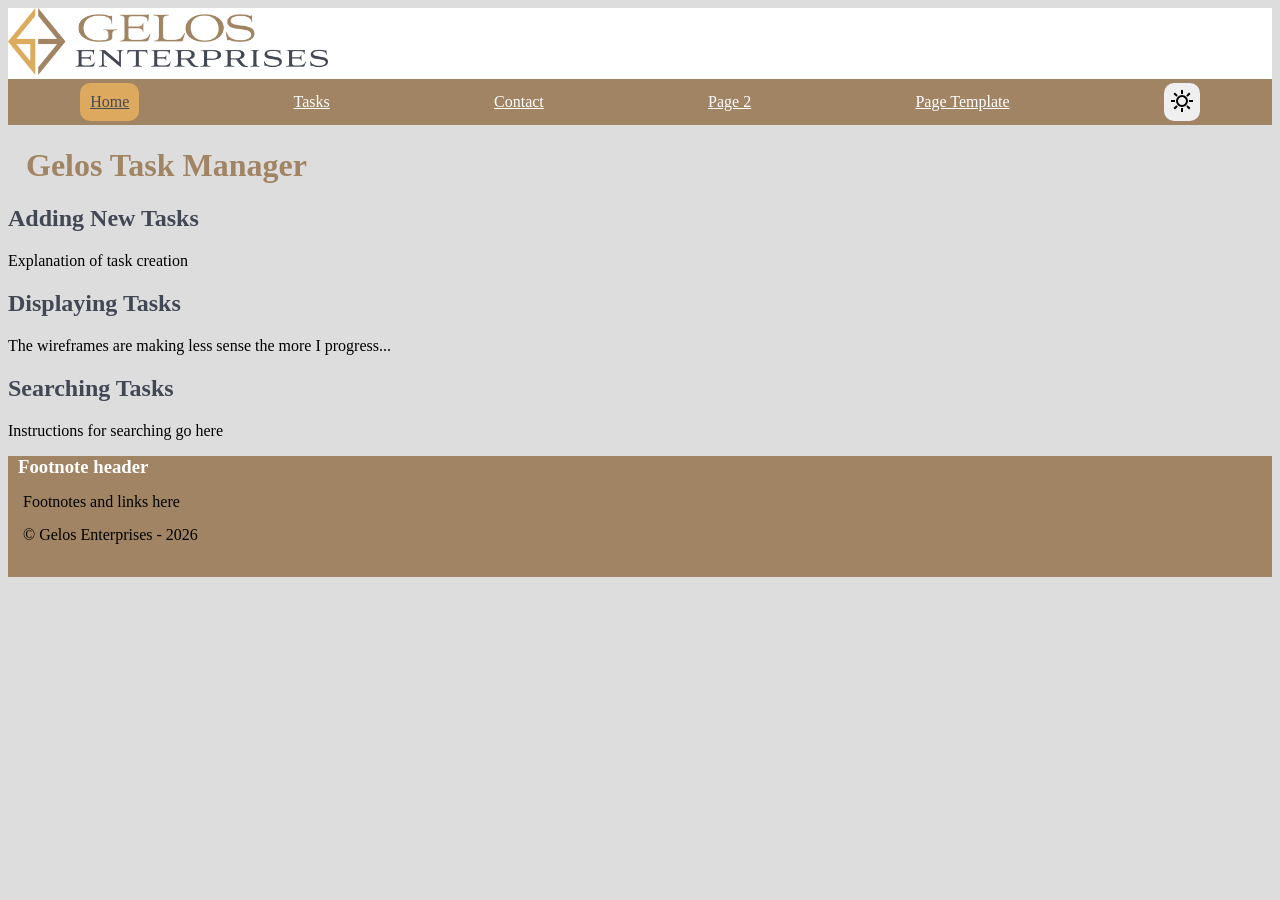
<file: index.html>
<!DOCTYPE html>
<html lang="en">
<head>
    <meta charset="UTF-8">
    <meta name="viewport" content="width=device-width, initial-scale=1.0">
    <meta name="description" content="Gelos Tasks Home Page">
    <title>Gelos Task Manager</title>
    <link rel="stylesheet" href="styles.css">
</head>
<header>
    <div class="logo">
        <img src="images/GE_Logo-inline-on-white.png" alt="Gelos Logo" width="50%">
    </div>
    <div class="navbar">
        <nav>
            <a id="current" href="index.html">Home</a>
            <a href="tasks.html">Tasks</a>
            <a href="contact.html">Contact</a>
            <a href="">Page 2</a>
            <a href="template.html">Page Template</a>
            <button id="theme-toggler" type="button" onclick="DarkTheme()">
                <img id="sunIcon" src="images/sunny_24dp_000000_FILL0_wght400_GRAD0_opsz24.svg" alt="Light mode icon">
                <img id="moonIcon" src="images/bedtime_24dp_$FFFFFF_FILL0_wght400_GRAD0_opsz24.svg" alt="dark mode icon">
            </button>
        </nav>
    </div>
    </div>
</header>
<body>
    <main>
        <div class="content">
            <h1>Gelos Task Manager</h1>
            <h2>Adding New Tasks</h2>
            <p>Explanation of task creation</p>
            <h2>Displaying Tasks</h2>
            <p>The wireframes are making less sense the more I progress...</p>
            <h2>Searching Tasks</h2>
            <p>Instructions for searching go here</p>
        </div>
    </main>
</body>
<footer>
    <div class="footnote">
        <h3>Footnote header</h3>
        <p>Footnotes and links here</p>
        <p>&copy; Gelos Enterprises - 2026</p>
        <br>
    </div>
</footer>
<script src="darkTheme.js"></script>
</html>
</file>
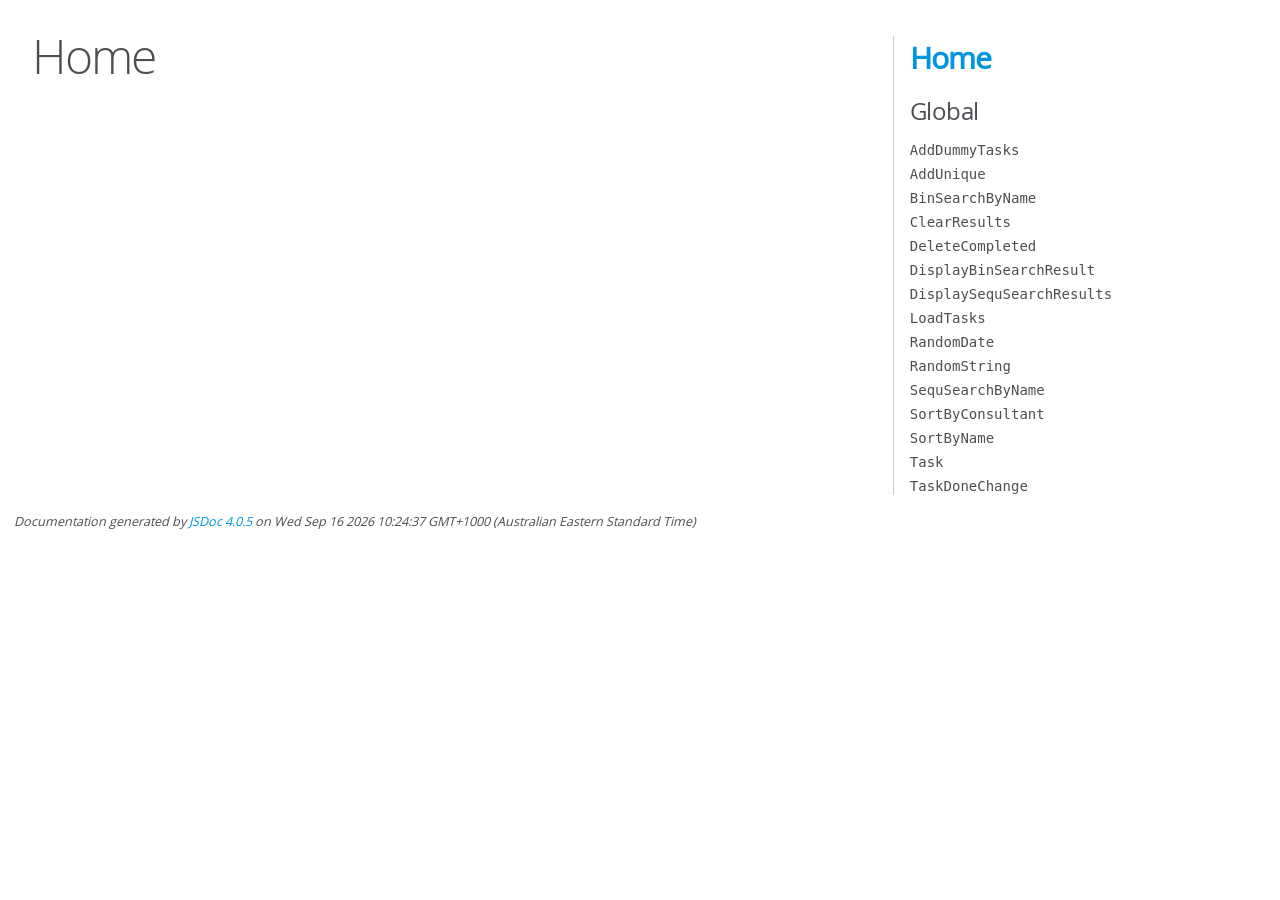
<file: out/index.html>
<!DOCTYPE html>
<html lang="en">
<head>
    <meta charset="utf-8">
    <title>JSDoc: Home</title>

    <script src="scripts/prettify/prettify.js"> </script>
    <script src="scripts/prettify/lang-css.js"> </script>
    <!--[if lt IE 9]>
      <script src="//html5shiv.googlecode.com/svn/trunk/html5.js"></script>
    <![endif]-->
    <link type="text/css" rel="stylesheet" href="styles/prettify-tomorrow.css">
    <link type="text/css" rel="stylesheet" href="styles/jsdoc-default.css">
</head>

<body>

<div id="main">

    <h1 class="page-title">Home</h1>

    



    


    <h3> </h3>










    









</div>

<nav>
    <h2><a href="index.html">Home</a></h2><h3>Global</h3><ul><li><a href="global.html#AddDummyTasks">AddDummyTasks</a></li><li><a href="global.html#AddUnique">AddUnique</a></li><li><a href="global.html#BinSearchByName">BinSearchByName</a></li><li><a href="global.html#ClearResults">ClearResults</a></li><li><a href="global.html#DeleteCompleted">DeleteCompleted</a></li><li><a href="global.html#DisplayBinSearchResult">DisplayBinSearchResult</a></li><li><a href="global.html#DisplaySequSearchResults">DisplaySequSearchResults</a></li><li><a href="global.html#LoadTasks">LoadTasks</a></li><li><a href="global.html#RandomDate">RandomDate</a></li><li><a href="global.html#RandomString">RandomString</a></li><li><a href="global.html#SequSearchByName">SequSearchByName</a></li><li><a href="global.html#SortByConsultant">SortByConsultant</a></li><li><a href="global.html#SortByName">SortByName</a></li><li><a href="global.html#Task">Task</a></li><li><a href="global.html#TaskDoneChange">TaskDoneChange</a></li></ul>
</nav>

<br class="clear">

<footer>
    Documentation generated by <a href="https://github.com/jsdoc/jsdoc">JSDoc 4.0.5</a> on Wed Sep 16 2026 10:24:37 GMT+1000 (Australian Eastern Standard Time)
</footer>

<script> prettyPrint(); </script>
<script src="scripts/linenumber.js"> </script>
</body>
</html>
</file>
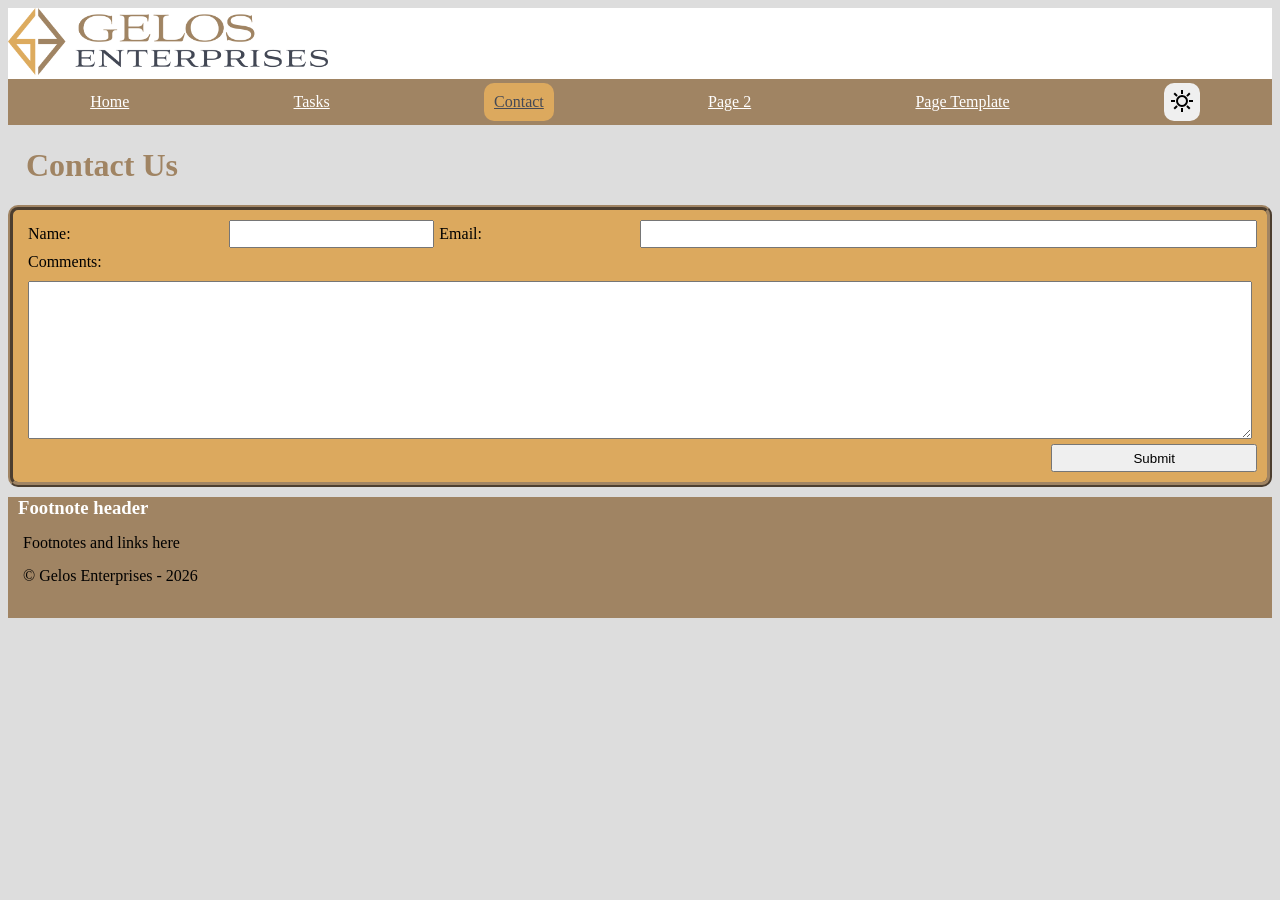
<file: contact.html>
<!DOCTYPE html>
<html lang="en">
<head>
    <meta charset="UTF-8">
    <meta name="viewport" content="width=device-width, initial-scale=1.0">
    <meta name="description" content="Gelos Tasks Contact Page">
    <title>Contact Us</title>
    <link rel="stylesheet" href="styles.css">
</head>
<header>
    <div class="logo">
        <img src="images/GE_Logo-inline-on-white.png" alt="Gelos Logo" width="50%">
    </div>
    <div class="navbar">
        <nav>
            <a href="index.html">Home</a>
            <a href="tasks.html">Tasks</a>
            <a id="current" href="contact.html">Contact</a>
            <a href="">Page 2</a>
            <a href="template.html">Page Template</a>
            <button id="theme-toggler" type="button" onclick="DarkTheme()">
                <img id="sunIcon" src="images/sunny_24dp_000000_FILL0_wght400_GRAD0_opsz24.svg" alt="Light mode icon">
                <img id="moonIcon" src="images/bedtime_24dp_$FFFFFF_FILL0_wght400_GRAD0_opsz24.svg" alt="dark mode icon">
            </button>
        </nav>
    </div>
    </div>
</header>
<body>
    <main>
        <div class="content">
            <h1>Contact Us</h1>
            <form id="contactForm" onsubmit="return submitMail()">
                <label id="conLabName">Name:</label>
                <input id="conInName" type="text" required>
                <label id="conLabEmail">Email:</label>
                <input id="conInEmail" type="email" required>
                <label id="conLabComments">Comments:</label>
                <textarea id="conInComments" required></textarea>
                <input type="submit" id="conInSubmit">
            </form>
        </div>
    </main>
    <script src="form_contact.js"></script>
</body>
<footer>
    <div class="footnote">
        <h3>Footnote header</h3>
        <p>Footnotes and links here</p>
        <p>&copy; Gelos Enterprises - 2026</p>
        <br>
    </div>
</footer>
<script src="darkTheme.js"></script>
</html>
</file>
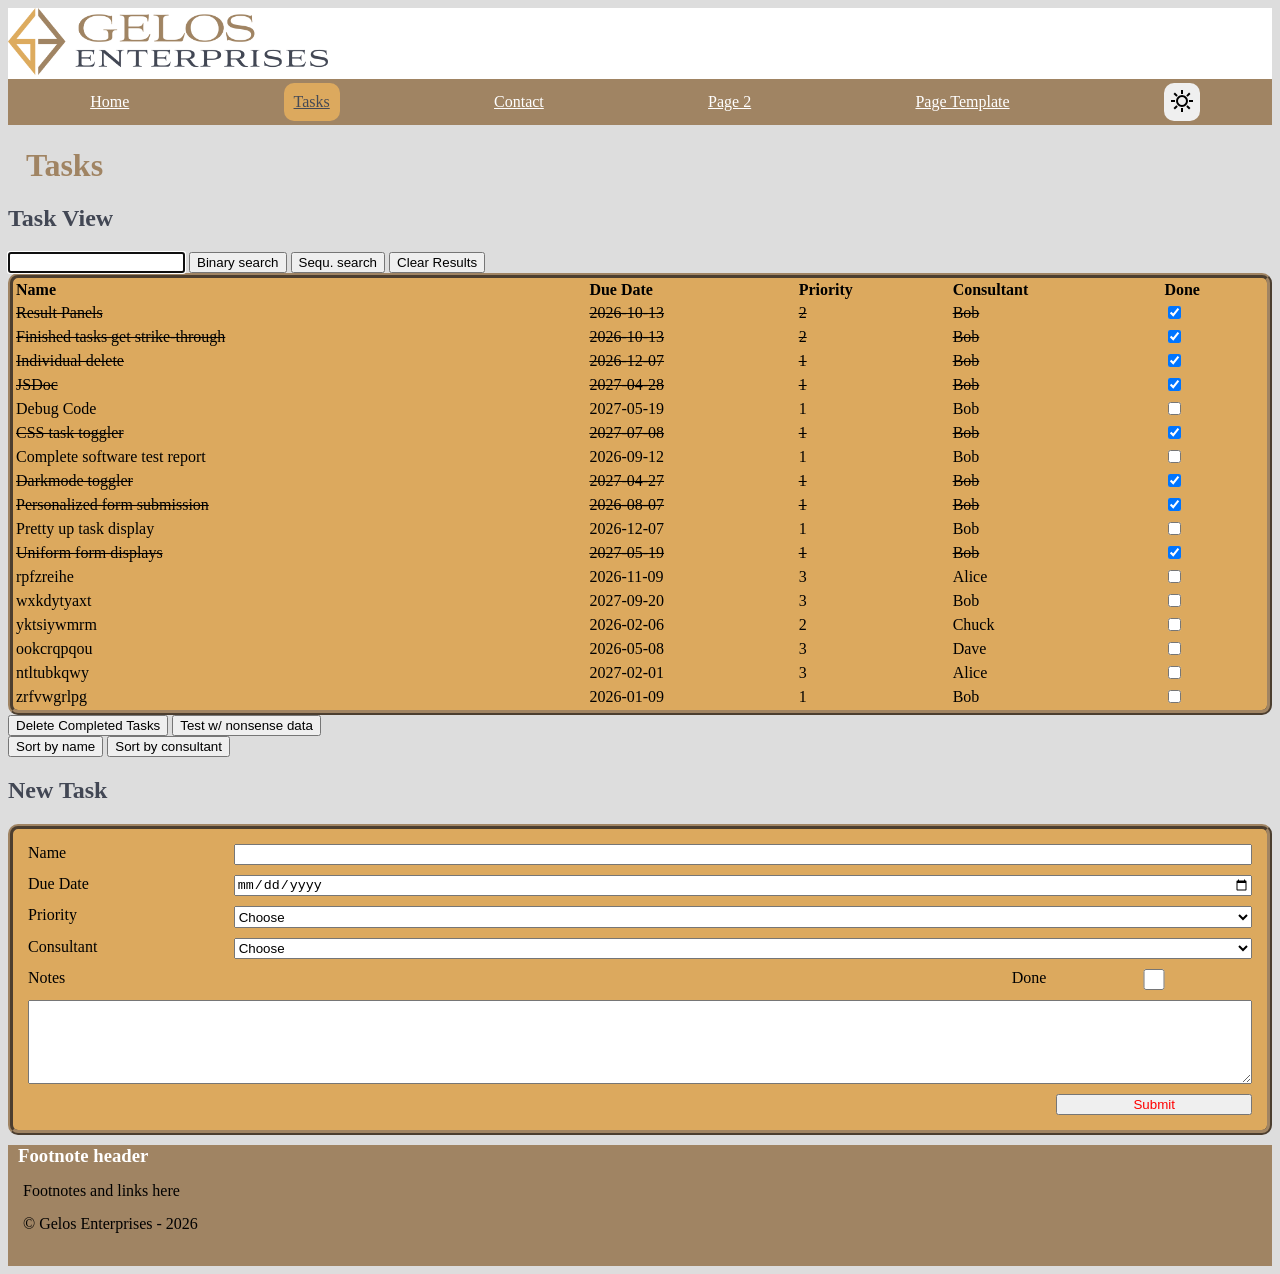
<file: tasks.html>
<!DOCTYPE html>
<html lang="en">
<head>
    <meta charset="UTF-8">
    <meta name="viewport" content="width=device-width, initial-scale=1.0">
    <meta name="description" content="Gelos Task Manager">
    <title>Tasks</title>
    <link rel="stylesheet" href="styles.css">
</head>
<header>
    <div class="logo">
        <img src="images/GE_Logo-inline-on-white.png" alt="Gelos Logo" width="50%">
    </div>
    <div class="navbar">
        <nav>
            <a href="index.html">Home</a>
            <a id="current" href="tasks.html">Tasks</a>
            <a href="contact.html">Contact</a>
            <a href="">Page 2</a>
            <a href="template.html">Page Template</a>
            <button id="theme-toggler" type="button" onclick="DarkTheme()">
                <img id="sunIcon" src="images/sunny_24dp_000000_FILL0_wght400_GRAD0_opsz24.svg" alt="Light mode icon">
                <img id="moonIcon" src="images/bedtime_24dp_$FFFFFF_FILL0_wght400_GRAD0_opsz24.svg" alt="dark mode icon">
            </button>
        </nav>
    </div>
    </div>
</header>
<body>
    <main>
        <div class="content">
            <h1>Tasks</h1>
            <h2>Task View</h2>
            <input id="searchbox">
            <button onclick="DisplayBinSearchResult()">Binary search</button>
            <button onclick="DisplaySequSearchResults()">Sequ. search</button>
            <button onclick="ClearResults()">Clear Results</button>
            <br>
            <div id="searchResult"></div>
            <form id="taskView">
                <table width="100%">
                    <tr>
                        <th>Name</th>
                        <th>Due Date</th>
                        <th>Priority Level</th>
                        <th>Consultant</th>
                        <th>Done</th>
                    </tr>
                    <tr>
                        <td>Sample Task</td>
                        <td>Sample Date</td>
                        <td>Level 1</td>
                        <td>Person</td>
                        <td><input type="checkbox"></td>
                    </tr>
                </table>
            </form>
            <button onclick="DeleteCompleted()">Delete Completed Tasks</button>
            <button onclick="AddDummyTasks(3)">Test w/ nonsense data</button>
            <br>
            <button onclick="SortByName()">Sort by name</button>
            <button onclick="SortByConsultant()">Sort by consultant</button>
            <h2>New Task</h2>
            <form id="newTaskForm" onsubmit="return SubmitTask()">
                <label id="newTaskLabName"><span>Name</span></label>
                <label id="newTaskLabDueDate">Due Date</label>
                <label id="newTaskLabPriority">Priority</label>
                <label id="newTaskLabConsultant">Consultant</label>
                <label id="newTaskLabNotes">Notes</label>
                <input type="text" id="newTaskInName" required>
                <input type="date" id="newTaskInDueDate" required>
                <select id="newTaskInPriority" required>
                    <option value="">Choose</option>
                    <option value="1">1</option>
                    <option value="2">2</option>
                    <option value="3">3</option>
                </select>
                <select id="newTaskInConsultant" required>
                    <option value="choose">Choose</option>
                </select>
                <textarea id="newTaskInNotes"></textarea>
                <input type="submit" id="newTaskSubmit">
                <label id="newTaskLabDone">Done</label>
                <input type="checkbox" id="newTaskInDone">
            </form>
            
        </div>
    </main>
    <script src="form_task.js"></script>
</body>
<footer>
    <div class="footnote">
        <h3>Footnote header</h3>
        <p>Footnotes and links here</p>
        <p>&copy; Gelos Enterprises - 2026</p>
        <br>
    </div>
</footer>
<script src="darkTheme.js"></script>
</html>
</file>
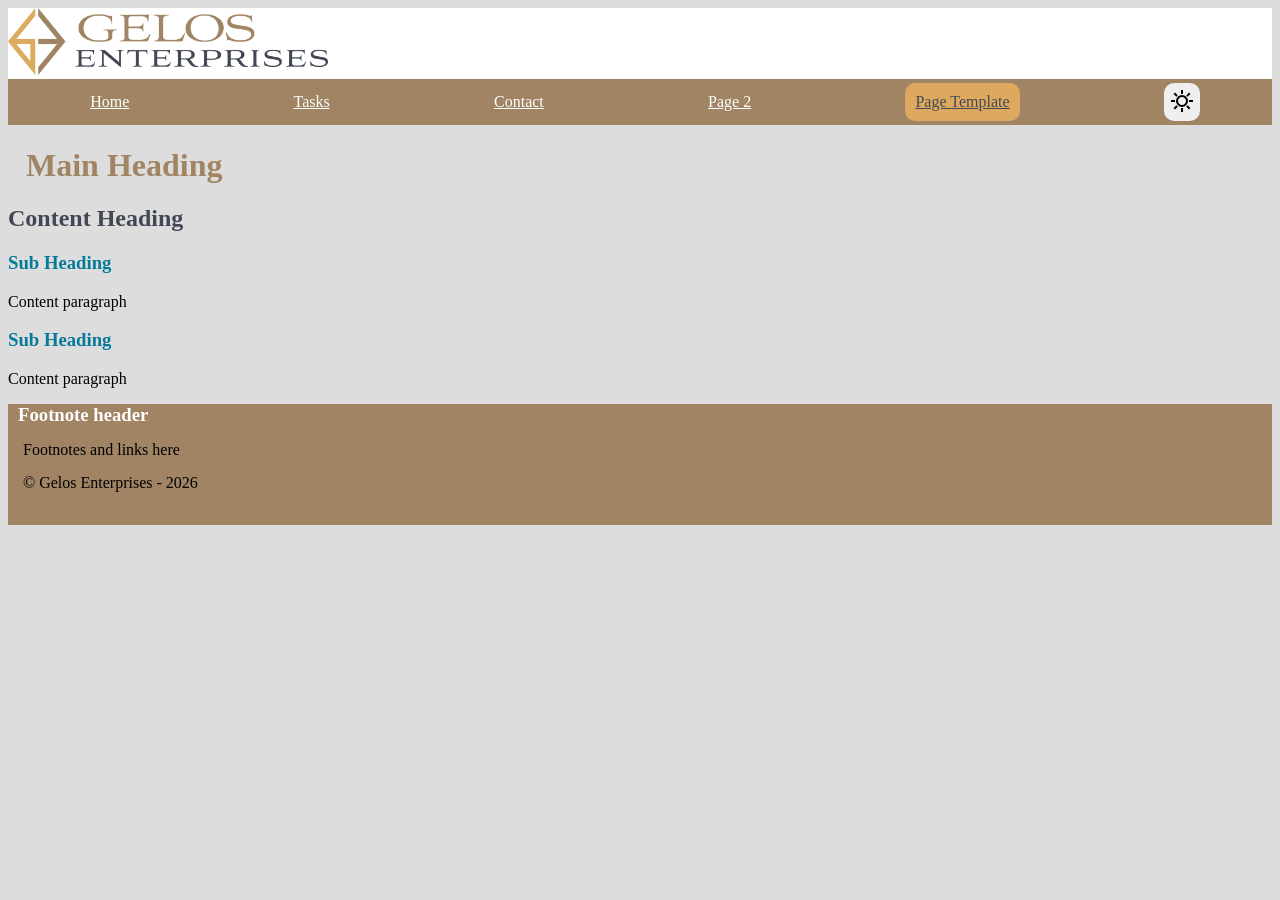
<file: template.html>
<!DOCTYPE html>
<html lang="en">
<head>
    <meta charset="UTF-8">
    <meta name="viewport" content="width=device-width, initial-scale=1.0">
    <meta name="description" content="Gelos Template Page">
    <title>Template Page</title>
    <link rel="stylesheet" href="styles.css">
</head>
<header>
    <div class="logo">
        <img src="images/GE_Logo-inline-on-white.png" alt="Gelos Logo" width="50%">
    </div>
    <div class="navbar">
        <nav>
            <a href="index.html">Home</a>
            <a href="tasks.html">Tasks</a>
            <a href="contact.html">Contact</a>
            <a href="">Page 2</a>
            <a id="current" href="template.html">Page Template</a>
            <button id="theme-toggler" type="button" onclick="DarkTheme()">
                <img id="sunIcon" src="images/sunny_24dp_000000_FILL0_wght400_GRAD0_opsz24.svg" alt="Light mode icon">
                <img id="moonIcon" src="images/bedtime_24dp_$FFFFFF_FILL0_wght400_GRAD0_opsz24.svg" alt="dark mode icon">
            </button>
        </nav>
    </div>
</header>
<body>
    <main>
        <div class="content">
            <h1>Main Heading</h1>
            <h2>Content Heading</h2>
            <h3>Sub Heading</h3>
            <p>Content paragraph</p>
            <h3>Sub Heading</h3>
            <p>Content paragraph</p>
        </div>
    </main>
</body>
<footer>
    <div class="footnote">
        <h3>Footnote header</h3>
        <p>Footnotes and links here</p>
        <p>&copy; Gelos Enterprises - 2026</p>
        <br>
    </div>
</footer>
<script src="darkTheme.js"></script>
</html>
</file>
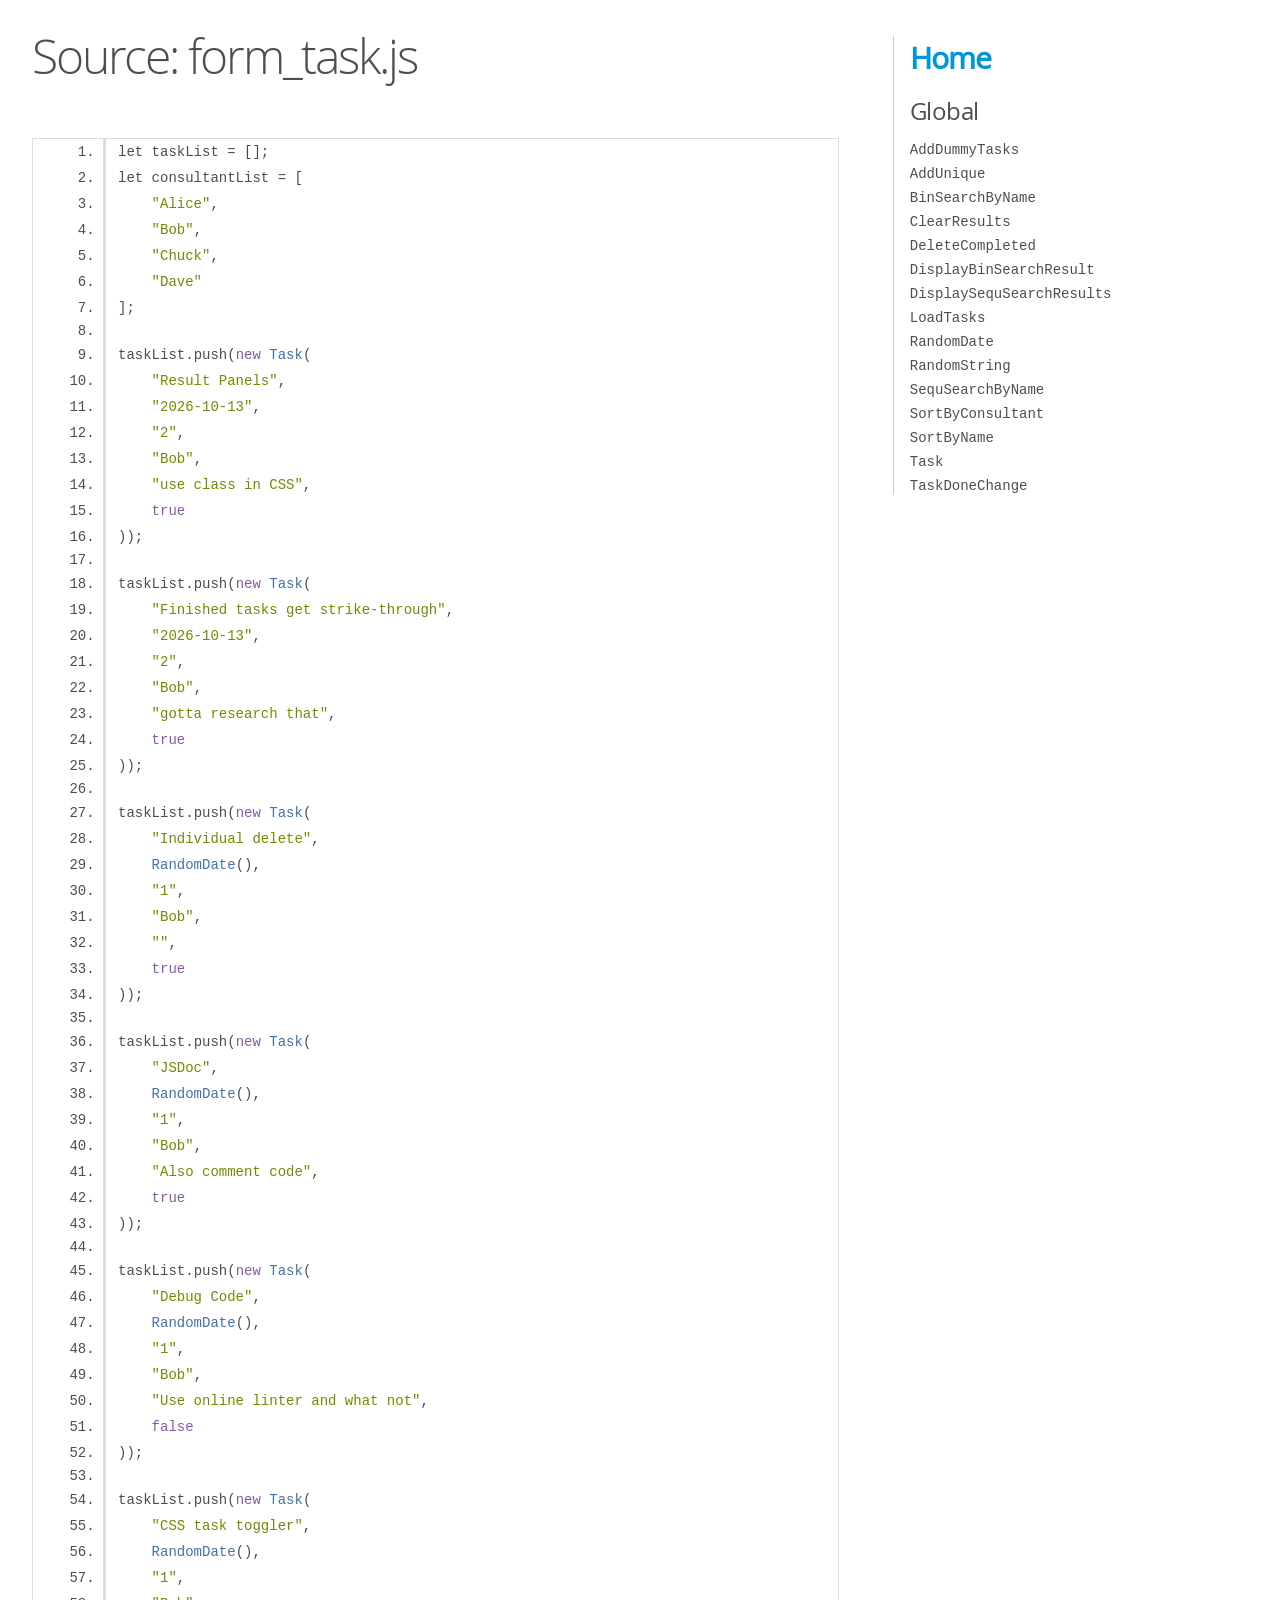
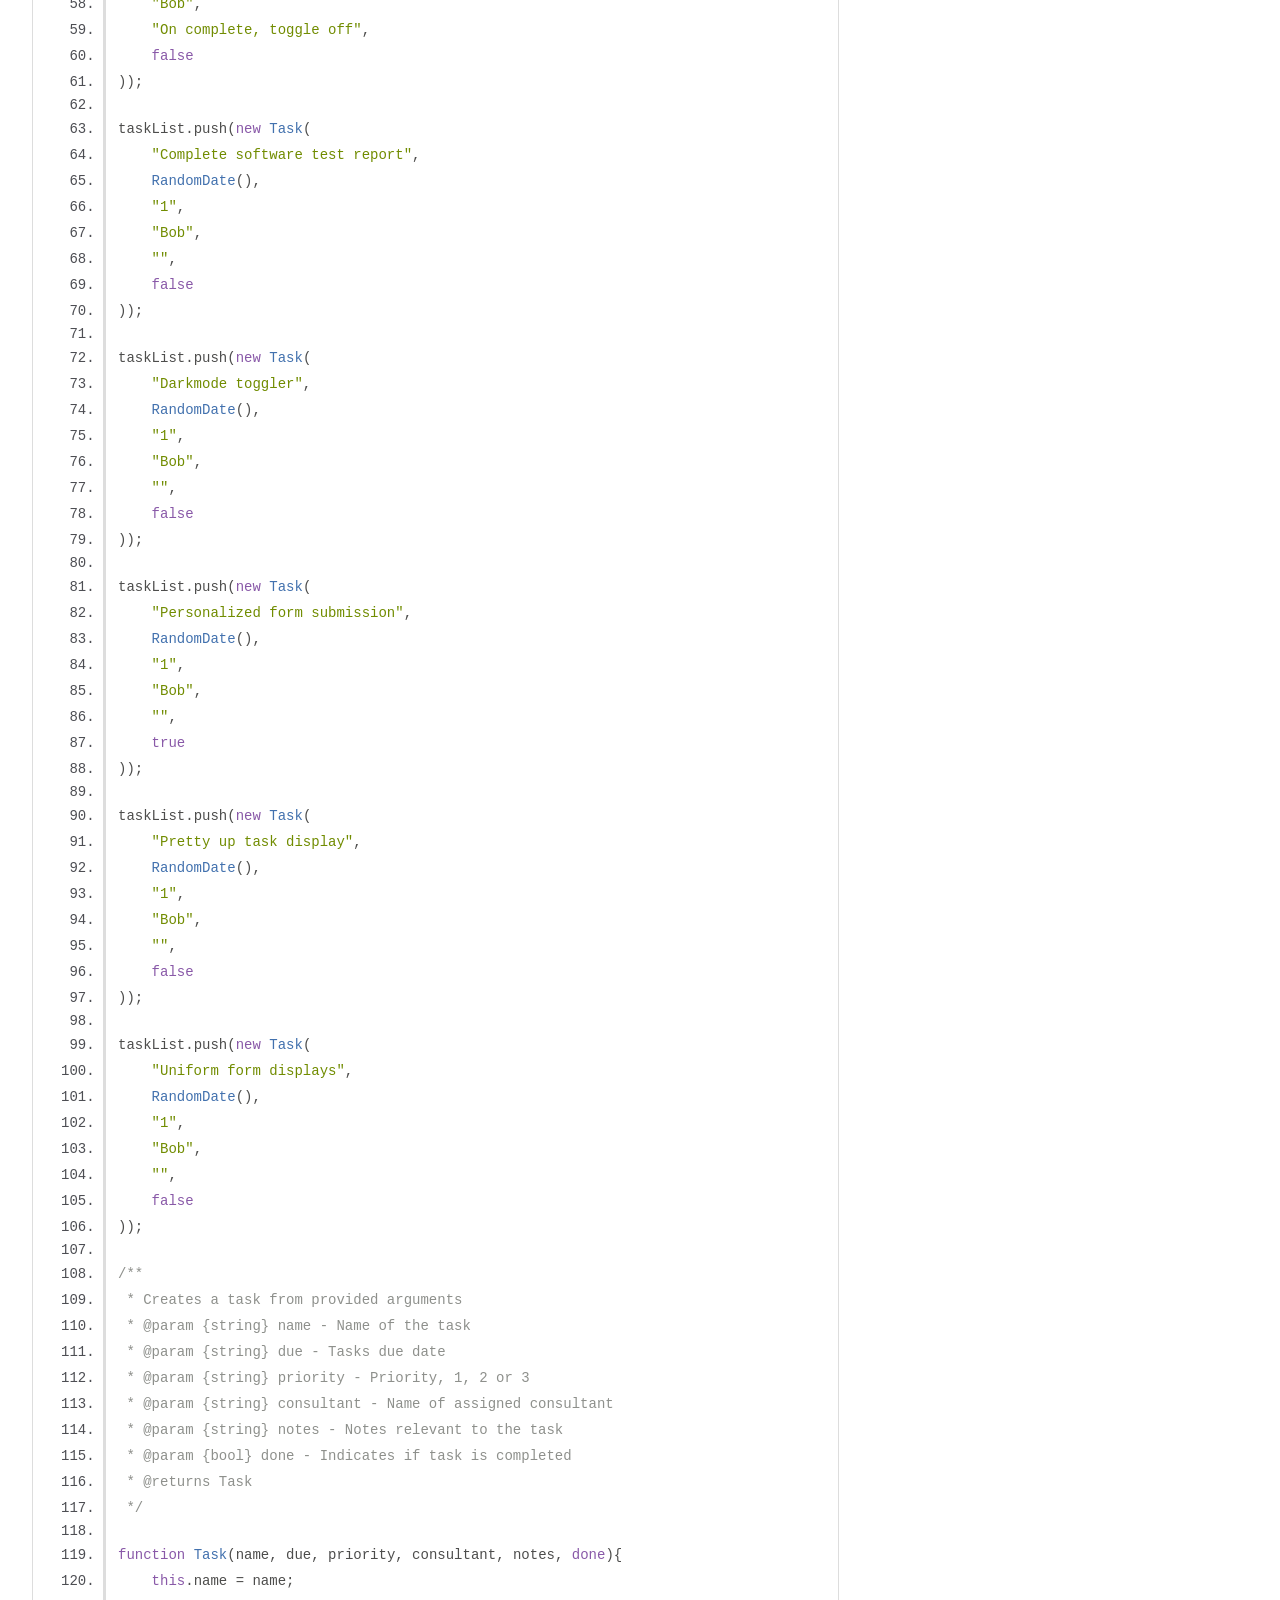
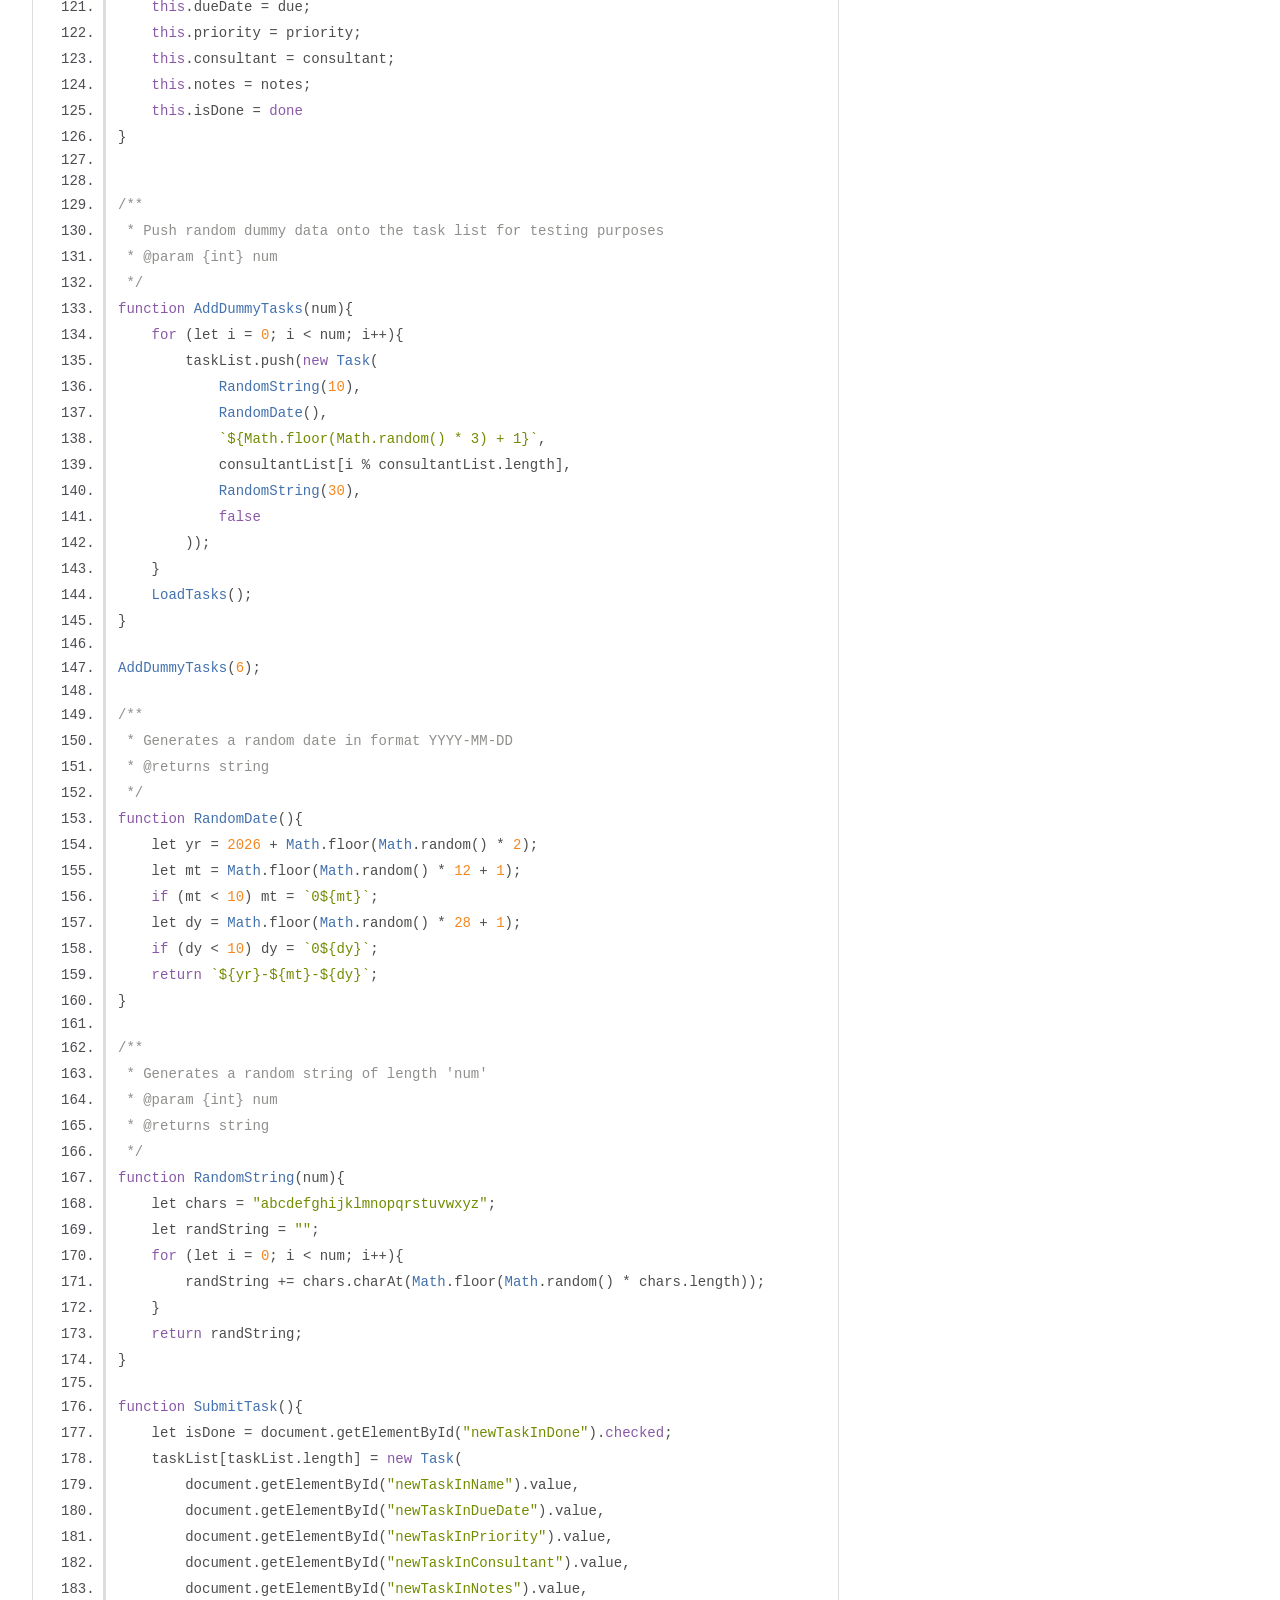
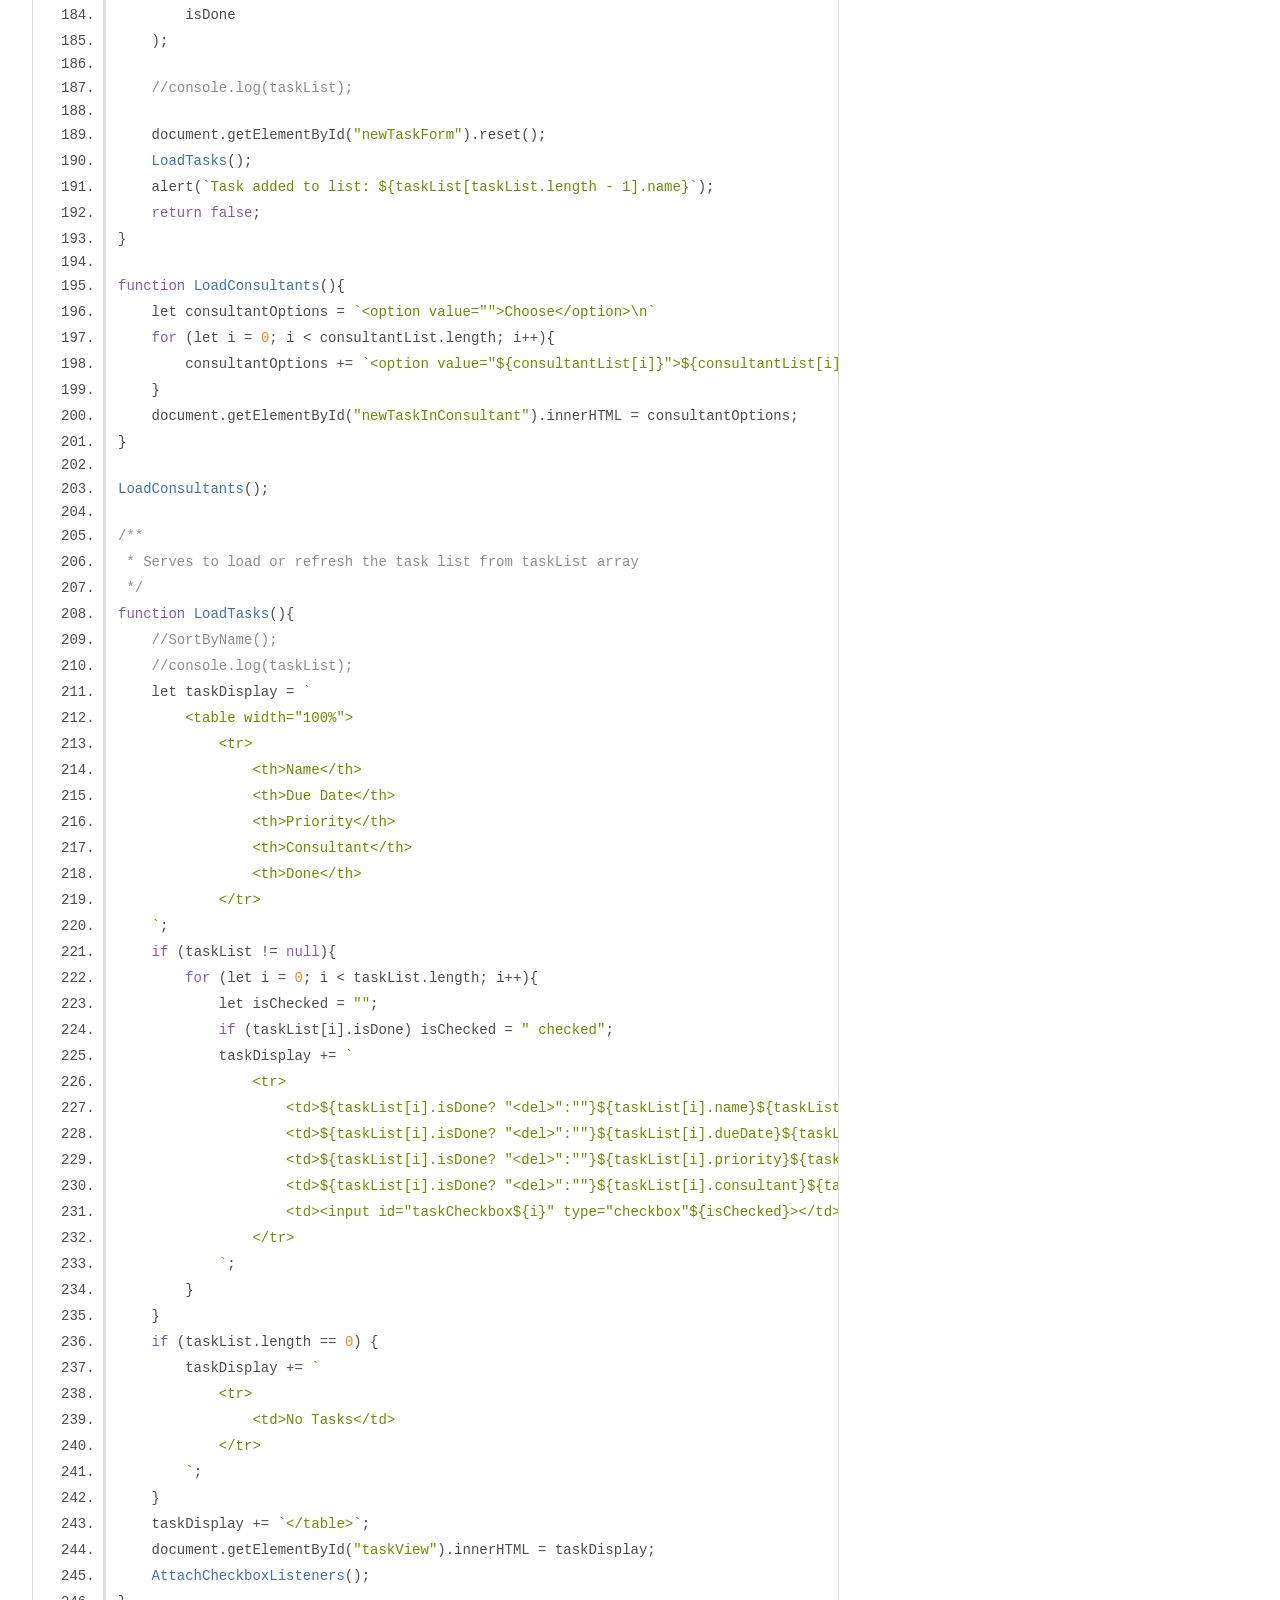
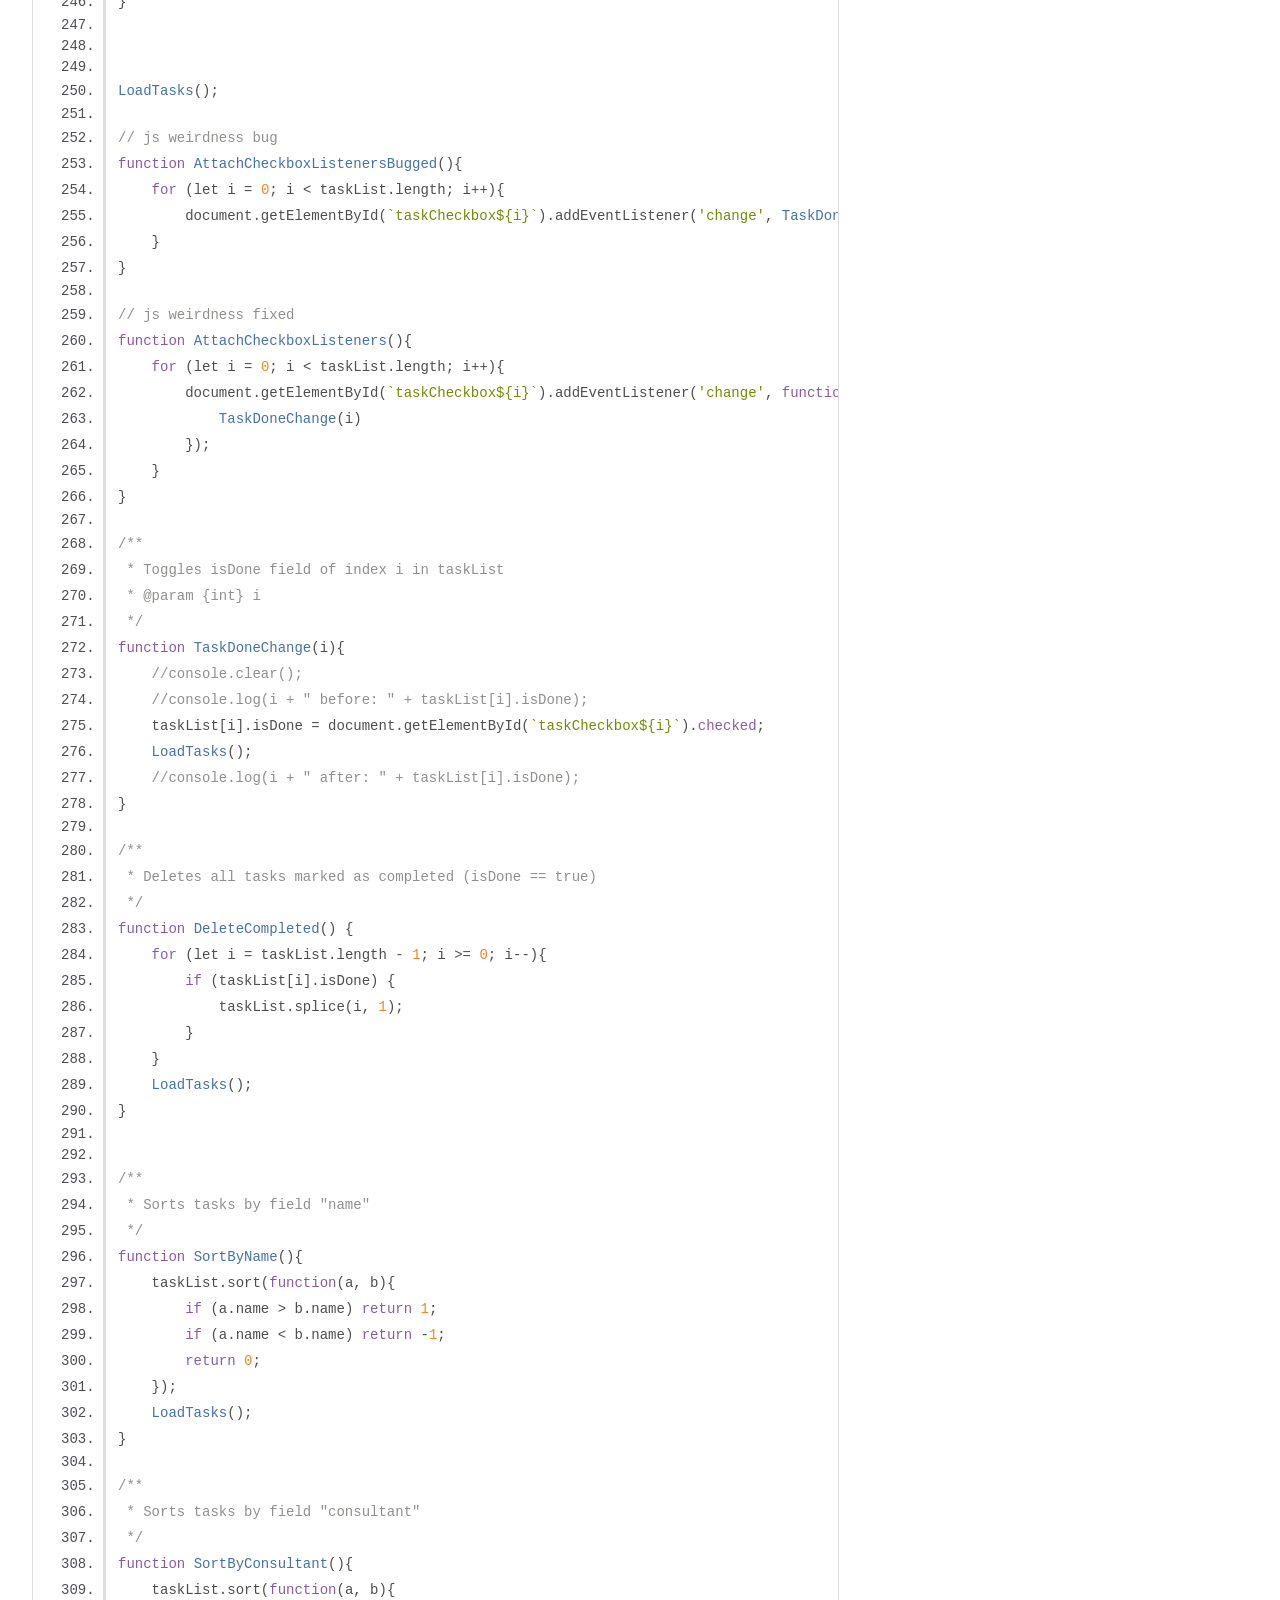
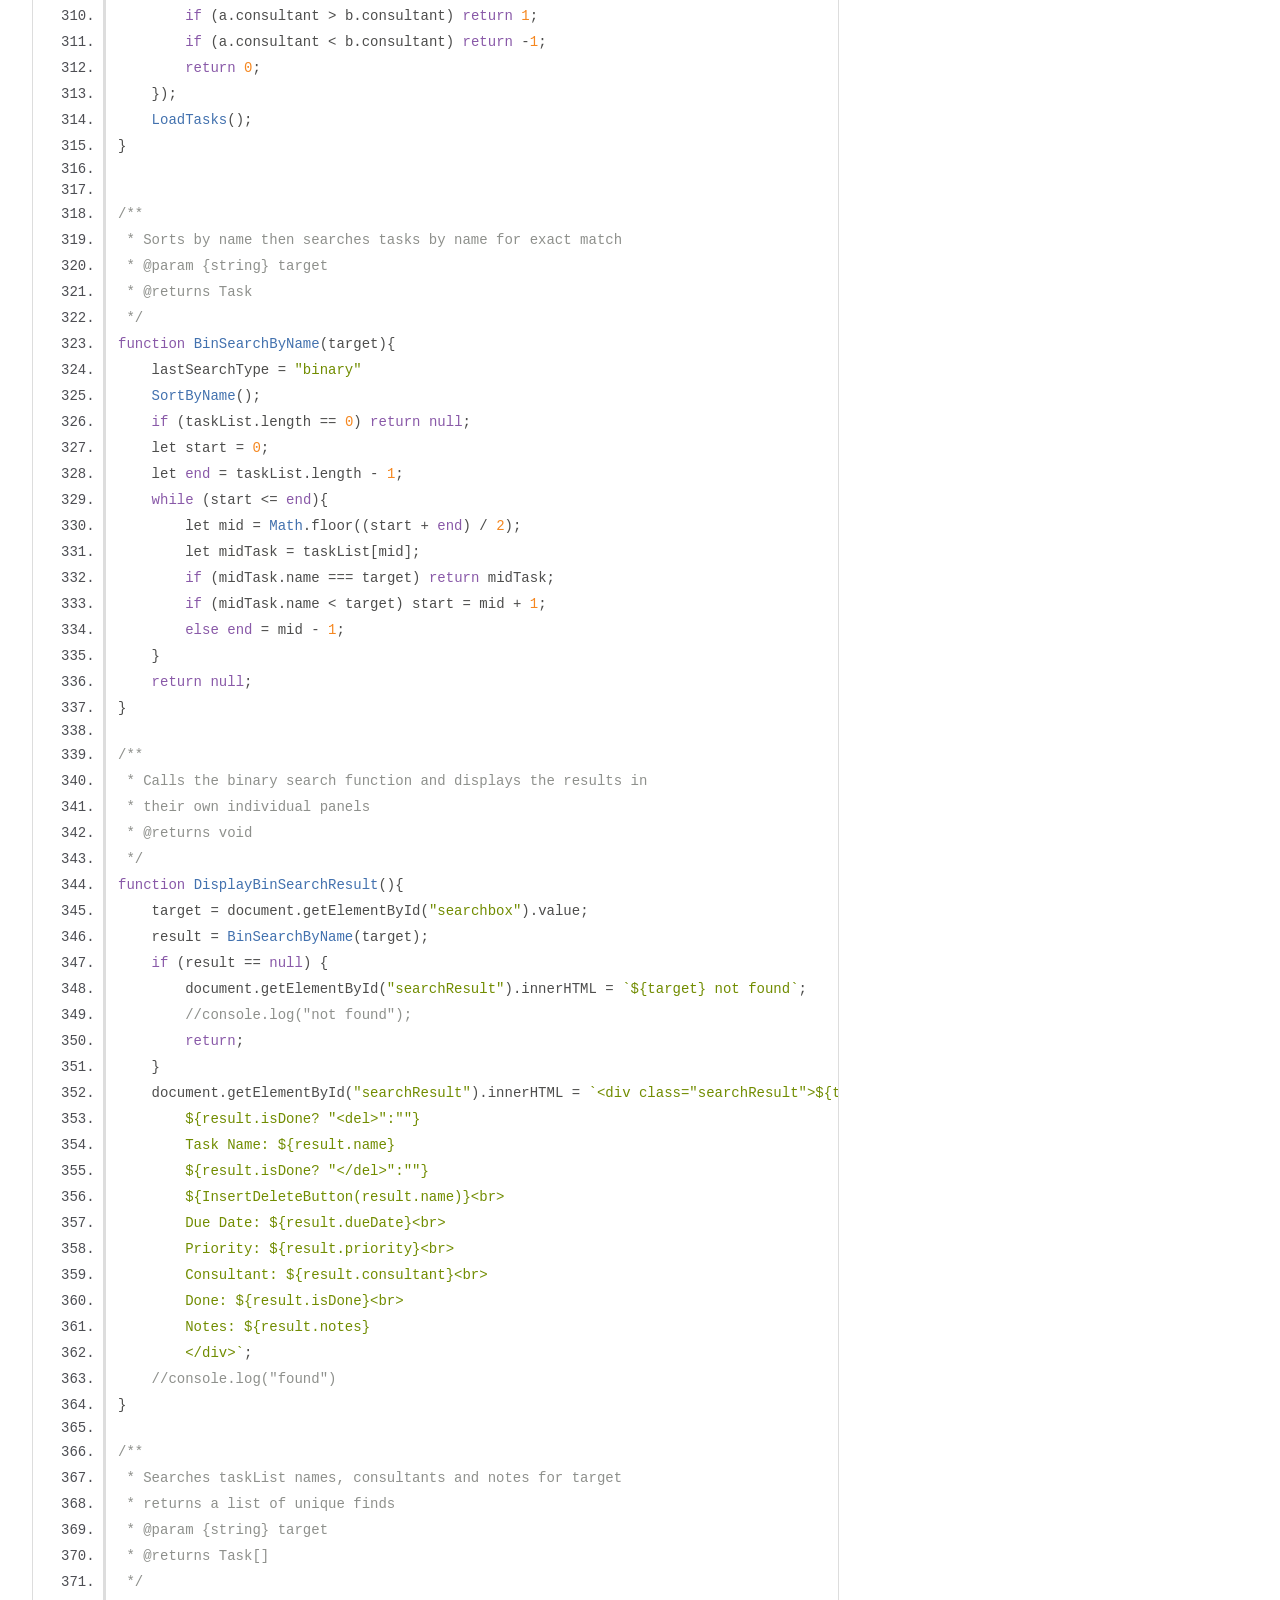
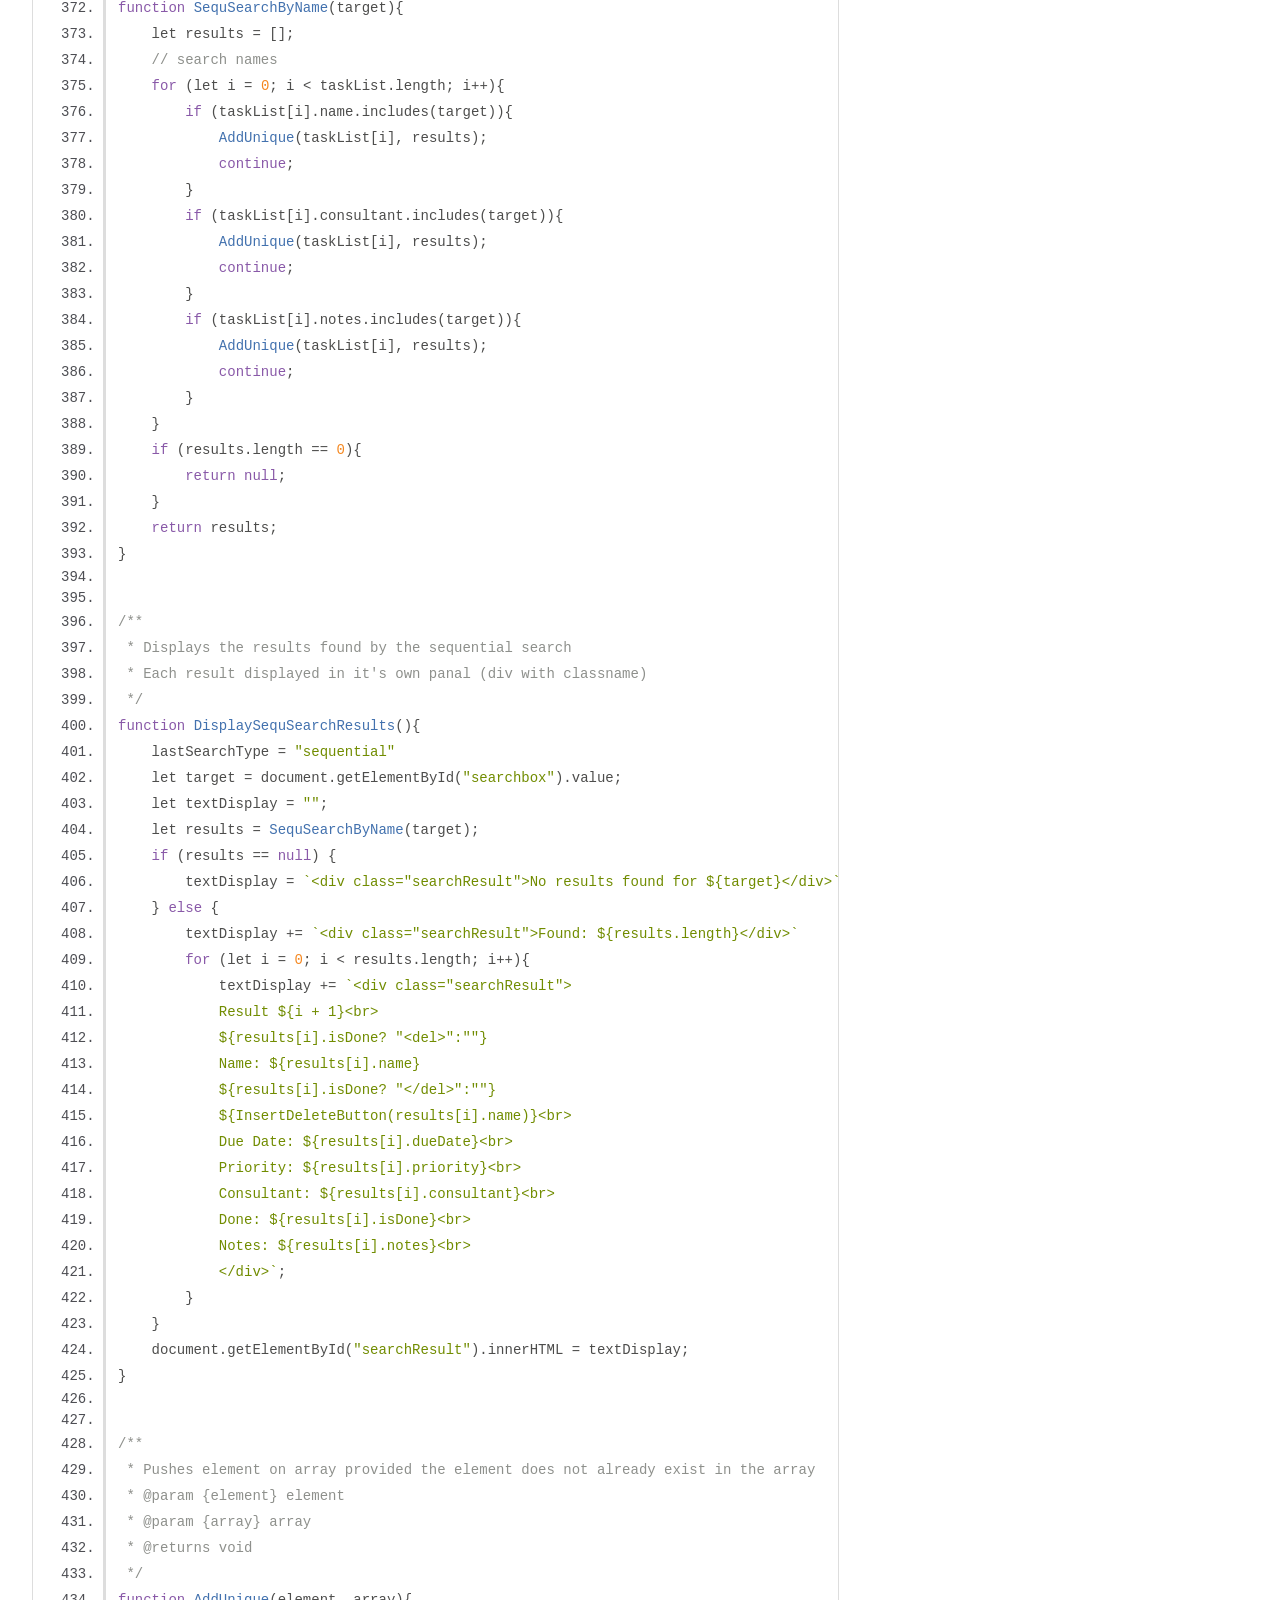
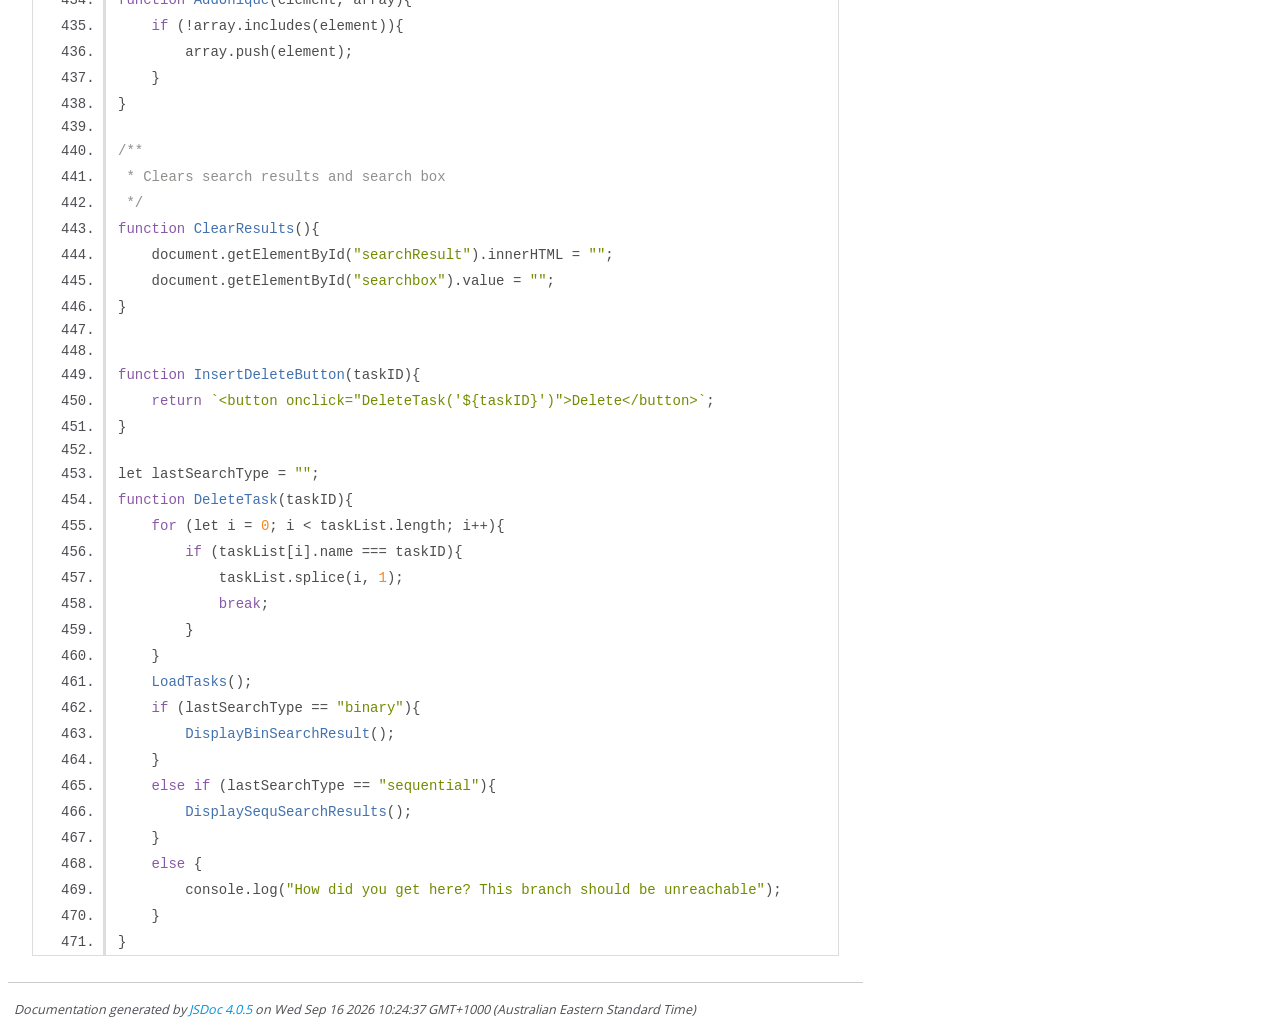
<file: out/form_task.js.html>
<!DOCTYPE html>
<html lang="en">
<head>
    <meta charset="utf-8">
    <title>JSDoc: Source: form_task.js</title>

    <script src="scripts/prettify/prettify.js"> </script>
    <script src="scripts/prettify/lang-css.js"> </script>
    <!--[if lt IE 9]>
      <script src="//html5shiv.googlecode.com/svn/trunk/html5.js"></script>
    <![endif]-->
    <link type="text/css" rel="stylesheet" href="styles/prettify-tomorrow.css">
    <link type="text/css" rel="stylesheet" href="styles/jsdoc-default.css">
</head>

<body>

<div id="main">

    <h1 class="page-title">Source: form_task.js</h1>

    



    
    <section>
        <article>
            <pre class="prettyprint source linenums"><code>let taskList = [];
let consultantList = [
    "Alice",
    "Bob",
    "Chuck",
    "Dave"
];

taskList.push(new Task(
    "Result Panels",
    "2026-10-13",
    "2",
    "Bob",
    "use class in CSS",
    true
));

taskList.push(new Task(
    "Finished tasks get strike-through",
    "2026-10-13",
    "2",
    "Bob",
    "gotta research that",
    true
));

taskList.push(new Task(
    "Individual delete",
    RandomDate(),
    "1",
    "Bob",
    "",
    true
));

taskList.push(new Task(
    "JSDoc",
    RandomDate(),
    "1",
    "Bob",
    "Also comment code",
    true
));

taskList.push(new Task(
    "Debug Code",
    RandomDate(),
    "1",
    "Bob",
    "Use online linter and what not",
    false
));

taskList.push(new Task(
    "CSS task toggler",
    RandomDate(),
    "1",
    "Bob",
    "On complete, toggle off",
    false
));

taskList.push(new Task(
    "Complete software test report",
    RandomDate(),
    "1",
    "Bob",
    "",
    false
));

taskList.push(new Task(
    "Darkmode toggler",
    RandomDate(),
    "1",
    "Bob",
    "",
    false
));

taskList.push(new Task(
    "Personalized form submission",
    RandomDate(),
    "1",
    "Bob",
    "",
    true
));

taskList.push(new Task(
    "Pretty up task display",
    RandomDate(),
    "1",
    "Bob",
    "",
    false
));

taskList.push(new Task(
    "Uniform form displays",
    RandomDate(),
    "1",
    "Bob",
    "",
    false
));

/**
 * Creates a task from provided arguments
 * @param {string} name - Name of the task
 * @param {string} due - Tasks due date
 * @param {string} priority - Priority, 1, 2 or 3
 * @param {string} consultant - Name of assigned consultant
 * @param {string} notes - Notes relevant to the task
 * @param {bool} done - Indicates if task is completed
 * @returns Task
 */

function Task(name, due, priority, consultant, notes, done){
    this.name = name;
    this.dueDate = due;
    this.priority = priority;
    this.consultant = consultant;
    this.notes = notes;
    this.isDone = done
}


/**
 * Push random dummy data onto the task list for testing purposes
 * @param {int} num 
 */
function AddDummyTasks(num){
    for (let i = 0; i &lt; num; i++){
        taskList.push(new Task(
            RandomString(10),
            RandomDate(),
            `${Math.floor(Math.random() * 3) + 1}`,
            consultantList[i % consultantList.length],
            RandomString(30),
            false
        ));
    }
    LoadTasks();
}

AddDummyTasks(6);

/**
 * Generates a random date in format YYYY-MM-DD
 * @returns string
 */
function RandomDate(){
    let yr = 2026 + Math.floor(Math.random() * 2);
    let mt = Math.floor(Math.random() * 12 + 1);
    if (mt &lt; 10) mt = `0${mt}`;
    let dy = Math.floor(Math.random() * 28 + 1);
    if (dy &lt; 10) dy = `0${dy}`;
    return `${yr}-${mt}-${dy}`;
}

/**
 * Generates a random string of length 'num'
 * @param {int} num 
 * @returns string
 */
function RandomString(num){
    let chars = "abcdefghijklmnopqrstuvwxyz";
    let randString = "";
    for (let i = 0; i &lt; num; i++){
        randString += chars.charAt(Math.floor(Math.random() * chars.length));
    }
    return randString;
}

function SubmitTask(){
    let isDone = document.getElementById("newTaskInDone").checked;
    taskList[taskList.length] = new Task(
        document.getElementById("newTaskInName").value,
        document.getElementById("newTaskInDueDate").value,
        document.getElementById("newTaskInPriority").value,
        document.getElementById("newTaskInConsultant").value,
        document.getElementById("newTaskInNotes").value,
        isDone
    );

    //console.log(taskList);

    document.getElementById("newTaskForm").reset();
    LoadTasks();
    alert(`Task added to list: ${taskList[taskList.length - 1].name}`);
    return false;
}

function LoadConsultants(){
    let consultantOptions = `&lt;option value="">Choose&lt;/option>\n`
    for (let i = 0; i &lt; consultantList.length; i++){
        consultantOptions += `&lt;option value="${consultantList[i]}">${consultantList[i]}&lt;/option>\n`;
    }
    document.getElementById("newTaskInConsultant").innerHTML = consultantOptions;
}

LoadConsultants();

/**
 * Serves to load or refresh the task list from taskList array
 */
function LoadTasks(){
    //SortByName();
    //console.log(taskList);
    let taskDisplay = `
        &lt;table width="100%">
            &lt;tr>    
                &lt;th>Name&lt;/th>
                &lt;th>Due Date&lt;/th>
                &lt;th>Priority&lt;/th>
                &lt;th>Consultant&lt;/th>
                &lt;th>Done&lt;/th>
            &lt;/tr>
    `;
    if (taskList != null){
        for (let i = 0; i &lt; taskList.length; i++){
            let isChecked = "";
            if (taskList[i].isDone) isChecked = " checked";
            taskDisplay += `
                &lt;tr>
                    &lt;td>${taskList[i].isDone? "&lt;del>":""}${taskList[i].name}${taskList[i].isDone? "&lt;/del>":""}&lt;/td>
                    &lt;td>${taskList[i].isDone? "&lt;del>":""}${taskList[i].dueDate}${taskList[i].isDone? "&lt;/del>":""}&lt;/td>
                    &lt;td>${taskList[i].isDone? "&lt;del>":""}${taskList[i].priority}${taskList[i].isDone? "&lt;/del>":""}&lt;/td>
                    &lt;td>${taskList[i].isDone? "&lt;del>":""}${taskList[i].consultant}${taskList[i].isDone? "&lt;/del>":""}&lt;/td>
                    &lt;td>&lt;input id="taskCheckbox${i}" type="checkbox"${isChecked}>&lt;/td>
                &lt;/tr>
            `;
        }
    }
    if (taskList.length == 0) {
        taskDisplay += `
            &lt;tr>
                &lt;td>No Tasks&lt;/td>
            &lt;/tr>
        `;
    }
    taskDisplay += `&lt;/table>`;
    document.getElementById("taskView").innerHTML = taskDisplay;
    AttachCheckboxListeners();
}



LoadTasks();

// js weirdness bug
function AttachCheckboxListenersBugged(){
    for (let i = 0; i &lt; taskList.length; i++){
        document.getElementById(`taskCheckbox${i}`).addEventListener('change', TaskDoneChange(i));
    }
}

// js weirdness fixed
function AttachCheckboxListeners(){
    for (let i = 0; i &lt; taskList.length; i++){
        document.getElementById(`taskCheckbox${i}`).addEventListener('change', function(){
            TaskDoneChange(i)
        });
    }
}

/**
 * Toggles isDone field of index i in taskList
 * @param {int} i 
 */
function TaskDoneChange(i){
    //console.clear();
    //console.log(i + " before: " + taskList[i].isDone);
    taskList[i].isDone = document.getElementById(`taskCheckbox${i}`).checked;
    LoadTasks();
    //console.log(i + " after: " + taskList[i].isDone);
}

/**
 * Deletes all tasks marked as completed (isDone == true)
 */
function DeleteCompleted() {
    for (let i = taskList.length - 1; i >= 0; i--){
        if (taskList[i].isDone) {
            taskList.splice(i, 1);
        }
    }
    LoadTasks();
}


/**
 * Sorts tasks by field "name"
 */
function SortByName(){
    taskList.sort(function(a, b){
        if (a.name > b.name) return 1;
        if (a.name &lt; b.name) return -1;
        return 0;
    });
    LoadTasks();
}

/**
 * Sorts tasks by field "consultant"
 */
function SortByConsultant(){
    taskList.sort(function(a, b){
        if (a.consultant > b.consultant) return 1;
        if (a.consultant &lt; b.consultant) return -1;
        return 0;
    });
    LoadTasks();
}


/**
 * Sorts by name then searches tasks by name for exact match
 * @param {string} target 
 * @returns Task
 */
function BinSearchByName(target){
    lastSearchType = "binary"
    SortByName();
    if (taskList.length == 0) return null;
    let start = 0;
    let end = taskList.length - 1;
    while (start &lt;= end){
        let mid = Math.floor((start + end) / 2);
        let midTask = taskList[mid];
        if (midTask.name === target) return midTask;
        if (midTask.name &lt; target) start = mid + 1;
        else end = mid - 1;
    }
    return null;
}

/**
 * Calls the binary search function and displays the results in
 * their own individual panels
 * @returns void
 */
function DisplayBinSearchResult(){
    target = document.getElementById("searchbox").value;
    result = BinSearchByName(target);
    if (result == null) {
        document.getElementById("searchResult").innerHTML = `${target} not found`;
        //console.log("not found");
        return;
    }
    document.getElementById("searchResult").innerHTML = `&lt;div class="searchResult">${target} found.&lt;br>
        ${result.isDone? "&lt;del>":""}
        Task Name: ${result.name}
        ${result.isDone? "&lt;/del>":""}
        ${InsertDeleteButton(result.name)}&lt;br>
        Due Date: ${result.dueDate}&lt;br>
        Priority: ${result.priority}&lt;br>
        Consultant: ${result.consultant}&lt;br>
        Done: ${result.isDone}&lt;br>
        Notes: ${result.notes}
        &lt;/div>`;
    //console.log("found")
}

/**
 * Searches taskList names, consultants and notes for target
 * returns a list of unique finds
 * @param {string} target 
 * @returns Task[]
 */
function SequSearchByName(target){
    let results = [];
    // search names
    for (let i = 0; i &lt; taskList.length; i++){
        if (taskList[i].name.includes(target)){
            AddUnique(taskList[i], results);
            continue;
        }
        if (taskList[i].consultant.includes(target)){
            AddUnique(taskList[i], results);
            continue;
        }
        if (taskList[i].notes.includes(target)){
            AddUnique(taskList[i], results);
            continue;
        }
    }
    if (results.length == 0){
        return null;
    }
    return results;
}


/**
 * Displays the results found by the sequential search
 * Each result displayed in it's own panal (div with classname)
 */
function DisplaySequSearchResults(){
    lastSearchType = "sequential"
    let target = document.getElementById("searchbox").value;
    let textDisplay = "";
    let results = SequSearchByName(target);
    if (results == null) {
        textDisplay = `&lt;div class="searchResult">No results found for ${target}&lt;/div>`;
    } else {
        textDisplay += `&lt;div class="searchResult">Found: ${results.length}&lt;/div>`
        for (let i = 0; i &lt; results.length; i++){
            textDisplay += `&lt;div class="searchResult">
            Result ${i + 1}&lt;br>
            ${results[i].isDone? "&lt;del>":""}
            Name: ${results[i].name}
            ${results[i].isDone? "&lt;/del>":""}
            ${InsertDeleteButton(results[i].name)}&lt;br>
            Due Date: ${results[i].dueDate}&lt;br>
            Priority: ${results[i].priority}&lt;br>
            Consultant: ${results[i].consultant}&lt;br>
            Done: ${results[i].isDone}&lt;br>
            Notes: ${results[i].notes}&lt;br>
            &lt;/div>`;
        }
    }
    document.getElementById("searchResult").innerHTML = textDisplay;
}


/**
 * Pushes element on array provided the element does not already exist in the array
 * @param {element} element 
 * @param {array} array 
 * @returns void
 */
function AddUnique(element, array){
    if (!array.includes(element)){
        array.push(element);
    }
}

/**
 * Clears search results and search box
 */
function ClearResults(){
    document.getElementById("searchResult").innerHTML = "";
    document.getElementById("searchbox").value = "";
}


function InsertDeleteButton(taskID){
    return `&lt;button onclick="DeleteTask('${taskID}')">Delete&lt;/button>`;
}

let lastSearchType = "";
function DeleteTask(taskID){
    for (let i = 0; i &lt; taskList.length; i++){
        if (taskList[i].name === taskID){
            taskList.splice(i, 1);
            break;
        }
    }
    LoadTasks();
    if (lastSearchType == "binary"){
        DisplayBinSearchResult();
    }
    else if (lastSearchType == "sequential"){
        DisplaySequSearchResults();
    }
    else {
        console.log("How did you get here? This branch should be unreachable");
    }
}
</code></pre>
        </article>
    </section>




</div>

<nav>
    <h2><a href="index.html">Home</a></h2><h3>Global</h3><ul><li><a href="global.html#AddDummyTasks">AddDummyTasks</a></li><li><a href="global.html#AddUnique">AddUnique</a></li><li><a href="global.html#BinSearchByName">BinSearchByName</a></li><li><a href="global.html#ClearResults">ClearResults</a></li><li><a href="global.html#DeleteCompleted">DeleteCompleted</a></li><li><a href="global.html#DisplayBinSearchResult">DisplayBinSearchResult</a></li><li><a href="global.html#DisplaySequSearchResults">DisplaySequSearchResults</a></li><li><a href="global.html#LoadTasks">LoadTasks</a></li><li><a href="global.html#RandomDate">RandomDate</a></li><li><a href="global.html#RandomString">RandomString</a></li><li><a href="global.html#SequSearchByName">SequSearchByName</a></li><li><a href="global.html#SortByConsultant">SortByConsultant</a></li><li><a href="global.html#SortByName">SortByName</a></li><li><a href="global.html#Task">Task</a></li><li><a href="global.html#TaskDoneChange">TaskDoneChange</a></li></ul>
</nav>

<br class="clear">

<footer>
    Documentation generated by <a href="https://github.com/jsdoc/jsdoc">JSDoc 4.0.5</a> on Wed Sep 16 2026 10:24:37 GMT+1000 (Australian Eastern Standard Time)
</footer>

<script> prettyPrint(); </script>
<script src="scripts/linenumber.js"> </script>
</body>
</html>
</file>
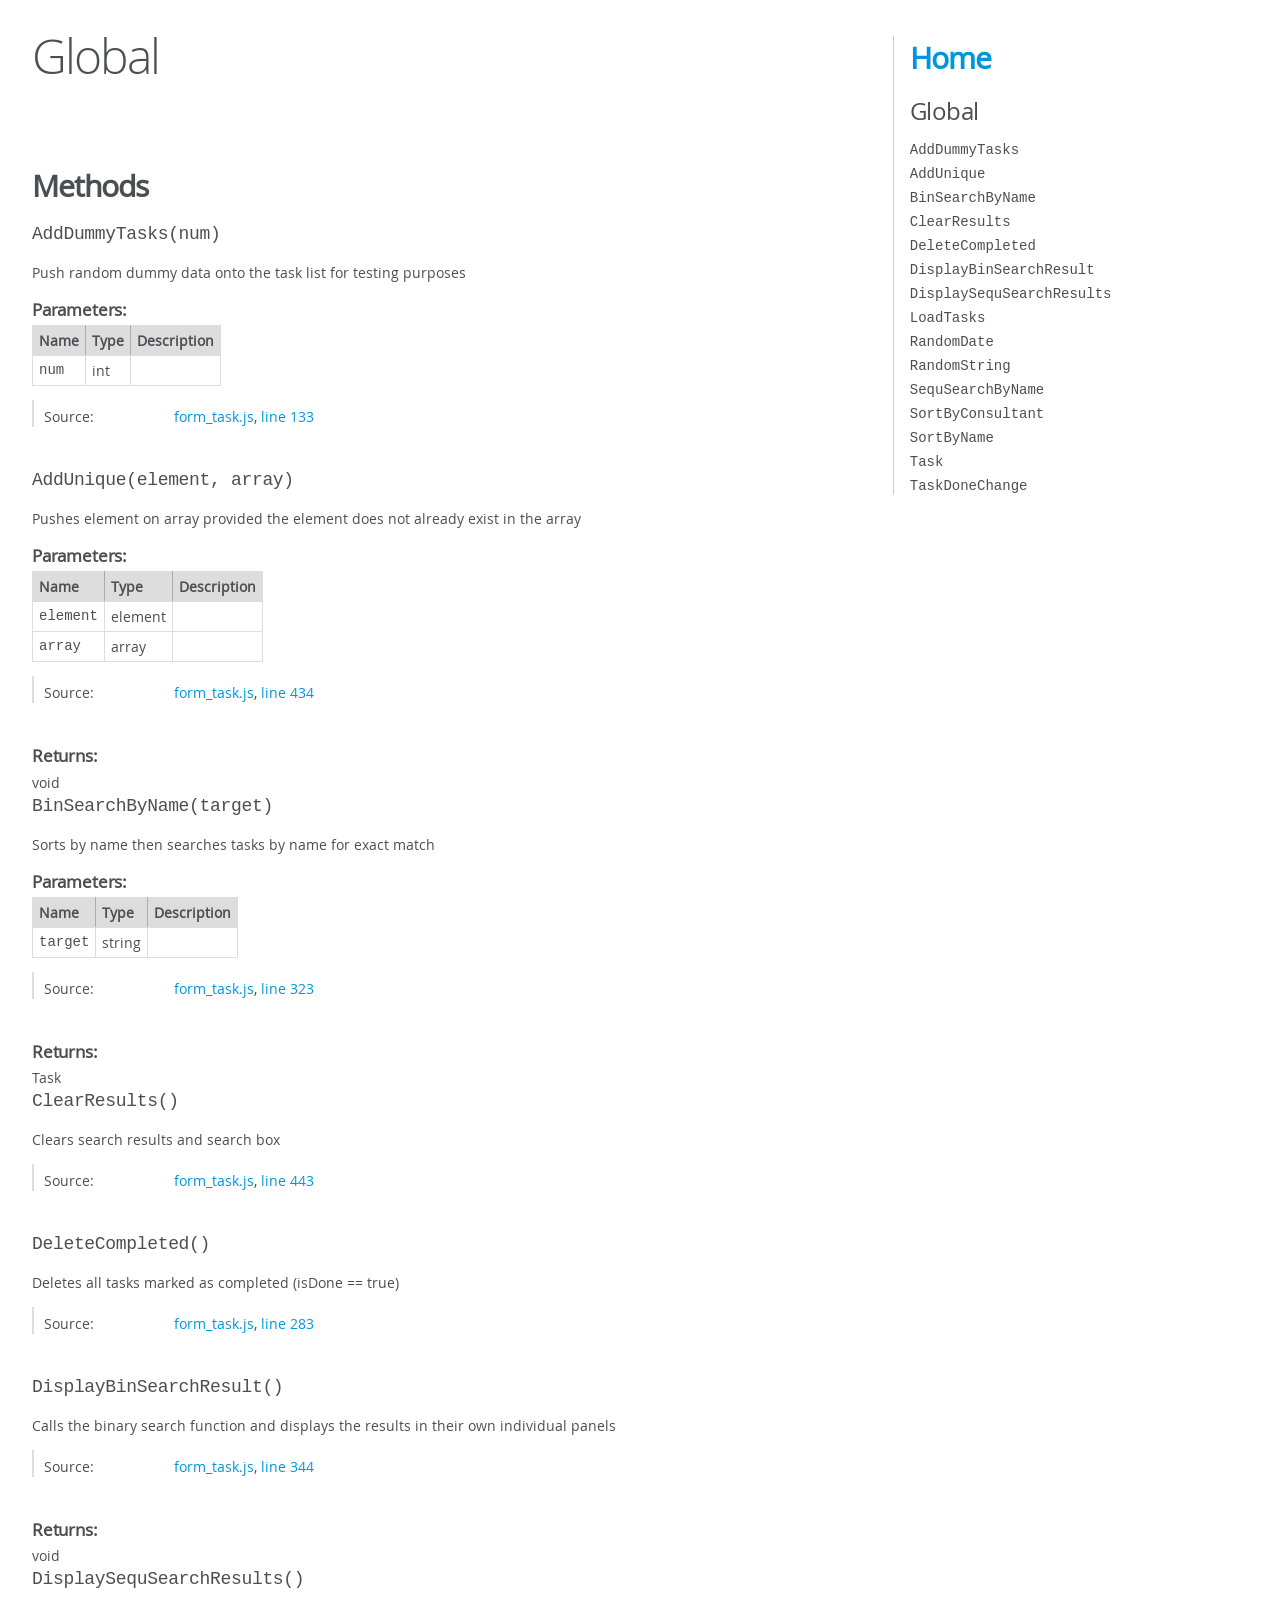
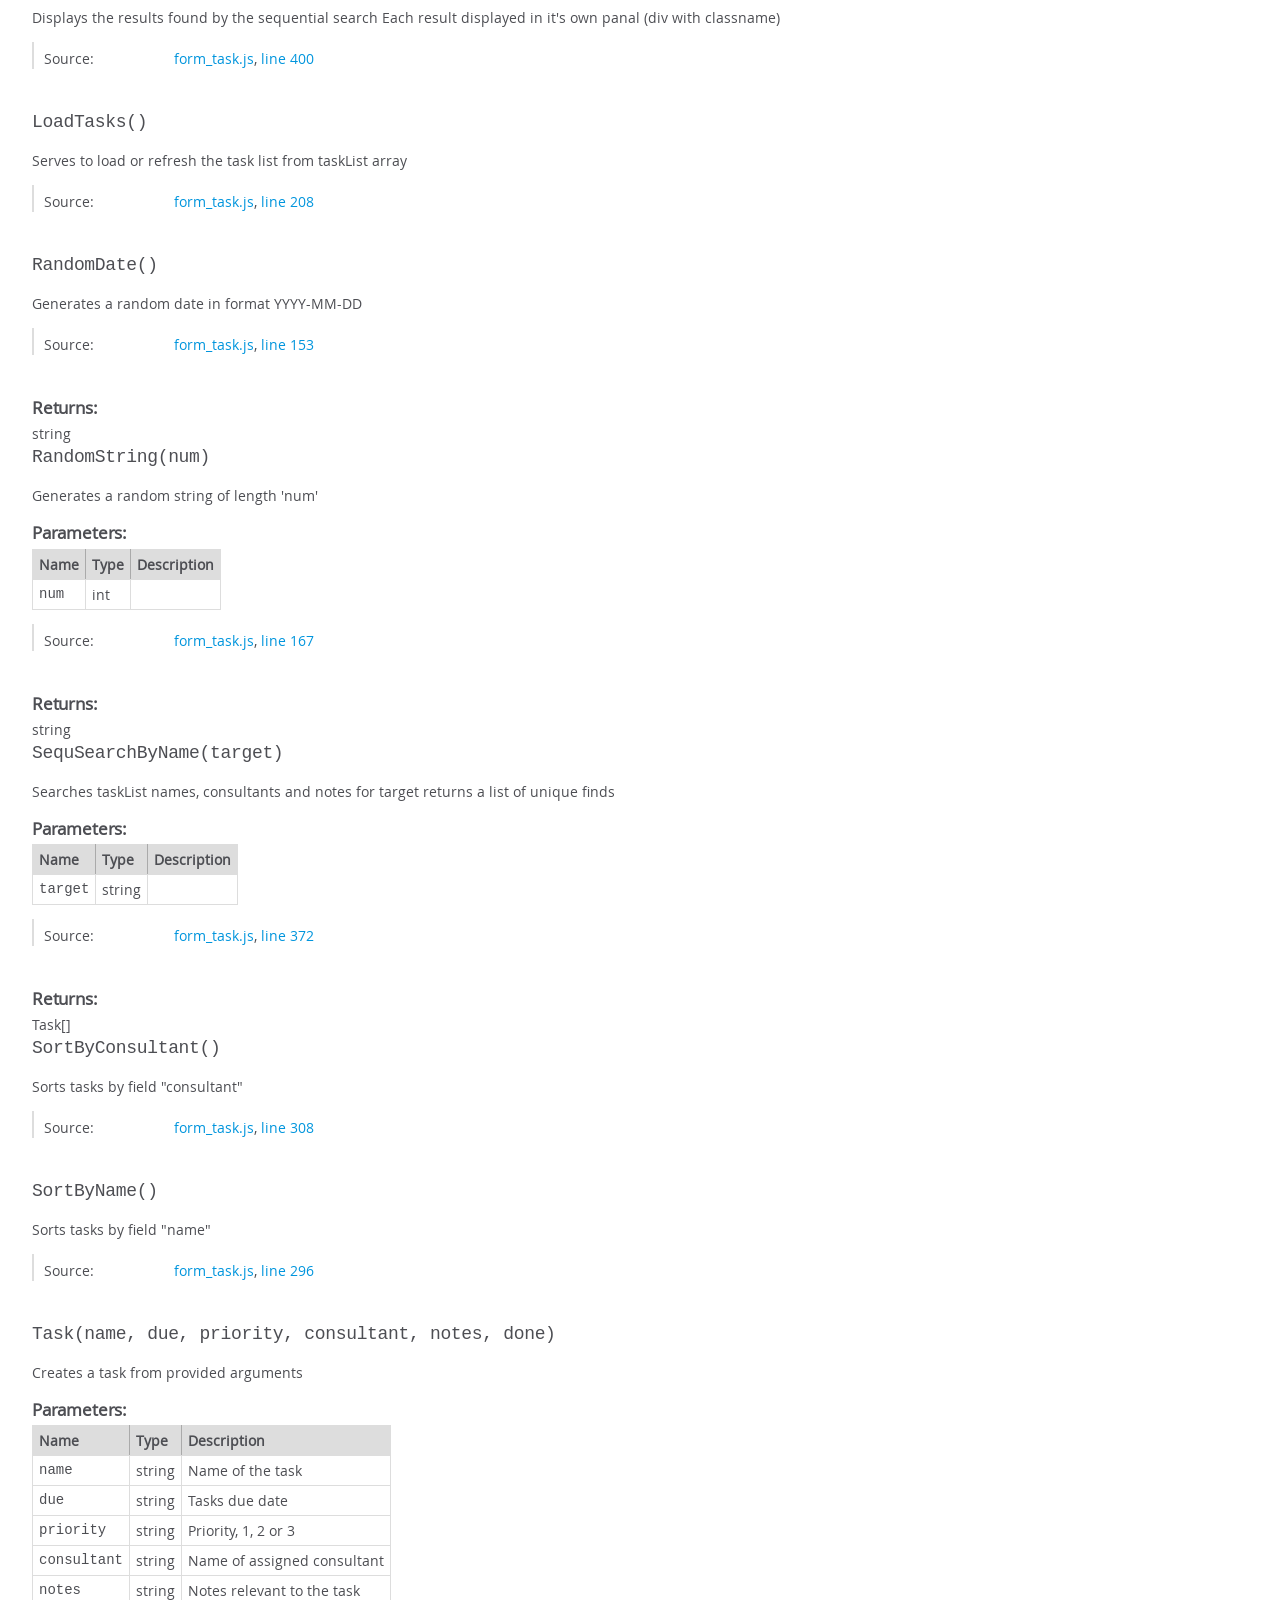
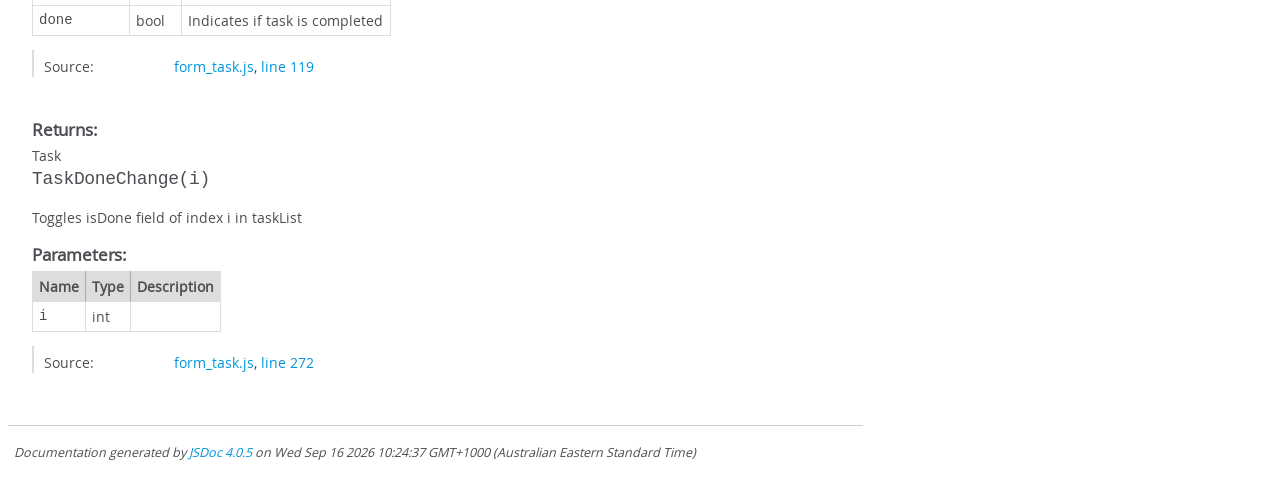
<file: out/global.html>
<!DOCTYPE html>
<html lang="en">
<head>
    <meta charset="utf-8">
    <title>JSDoc: Global</title>

    <script src="scripts/prettify/prettify.js"> </script>
    <script src="scripts/prettify/lang-css.js"> </script>
    <!--[if lt IE 9]>
      <script src="//html5shiv.googlecode.com/svn/trunk/html5.js"></script>
    <![endif]-->
    <link type="text/css" rel="stylesheet" href="styles/prettify-tomorrow.css">
    <link type="text/css" rel="stylesheet" href="styles/jsdoc-default.css">
</head>

<body>

<div id="main">

    <h1 class="page-title">Global</h1>

    




<section>

<header>
    
        <h2></h2>
        
    
</header>

<article>
    <div class="container-overview">
    
        

        


<dl class="details">

    

    

    

    

    

    

    

    

    

    

    

    

    

    

    

    
</dl>


        
    
    </div>

    

    

    

    

    

    

    

    
        <h3 class="subsection-title">Methods</h3>

        
            

    

    
    <h4 class="name" id="AddDummyTasks"><span class="type-signature"></span>AddDummyTasks<span class="signature">(num)</span><span class="type-signature"></span></h4>
    

    



<div class="description">
    Push random dummy data onto the task list for testing purposes
</div>









    <h5>Parameters:</h5>
    

<table class="params">
    <thead>
    <tr>
        
        <th>Name</th>
        

        <th>Type</th>

        

        

        <th class="last">Description</th>
    </tr>
    </thead>

    <tbody>
    

        <tr>
            
                <td class="name"><code>num</code></td>
            

            <td class="type">
            
                
<span class="param-type">int</span>


            
            </td>

            

            

            <td class="description last"></td>
        </tr>

    
    </tbody>
</table>






<dl class="details">

    

    

    

    

    

    

    

    

    

    

    

    

    
    <dt class="tag-source">Source:</dt>
    <dd class="tag-source"><ul class="dummy"><li>
        <a href="form_task.js.html">form_task.js</a>, <a href="form_task.js.html#line133">line 133</a>
    </li></ul></dd>
    

    

    

    
</dl>




















        
            

    

    
    <h4 class="name" id="AddUnique"><span class="type-signature"></span>AddUnique<span class="signature">(element, array)</span><span class="type-signature"></span></h4>
    

    



<div class="description">
    Pushes element on array provided the element does not already exist in the array
</div>









    <h5>Parameters:</h5>
    

<table class="params">
    <thead>
    <tr>
        
        <th>Name</th>
        

        <th>Type</th>

        

        

        <th class="last">Description</th>
    </tr>
    </thead>

    <tbody>
    

        <tr>
            
                <td class="name"><code>element</code></td>
            

            <td class="type">
            
                
<span class="param-type">element</span>


            
            </td>

            

            

            <td class="description last"></td>
        </tr>

    

        <tr>
            
                <td class="name"><code>array</code></td>
            

            <td class="type">
            
                
<span class="param-type">array</span>


            
            </td>

            

            

            <td class="description last"></td>
        </tr>

    
    </tbody>
</table>






<dl class="details">

    

    

    

    

    

    

    

    

    

    

    

    

    
    <dt class="tag-source">Source:</dt>
    <dd class="tag-source"><ul class="dummy"><li>
        <a href="form_task.js.html">form_task.js</a>, <a href="form_task.js.html#line434">line 434</a>
    </li></ul></dd>
    

    

    

    
</dl>















<h5>Returns:</h5>

        
<div class="param-desc">
    void
</div>



    





        
            

    

    
    <h4 class="name" id="BinSearchByName"><span class="type-signature"></span>BinSearchByName<span class="signature">(target)</span><span class="type-signature"></span></h4>
    

    



<div class="description">
    Sorts by name then searches tasks by name for exact match
</div>









    <h5>Parameters:</h5>
    

<table class="params">
    <thead>
    <tr>
        
        <th>Name</th>
        

        <th>Type</th>

        

        

        <th class="last">Description</th>
    </tr>
    </thead>

    <tbody>
    

        <tr>
            
                <td class="name"><code>target</code></td>
            

            <td class="type">
            
                
<span class="param-type">string</span>


            
            </td>

            

            

            <td class="description last"></td>
        </tr>

    
    </tbody>
</table>






<dl class="details">

    

    

    

    

    

    

    

    

    

    

    

    

    
    <dt class="tag-source">Source:</dt>
    <dd class="tag-source"><ul class="dummy"><li>
        <a href="form_task.js.html">form_task.js</a>, <a href="form_task.js.html#line323">line 323</a>
    </li></ul></dd>
    

    

    

    
</dl>















<h5>Returns:</h5>

        
<div class="param-desc">
    Task
</div>



    





        
            

    

    
    <h4 class="name" id="ClearResults"><span class="type-signature"></span>ClearResults<span class="signature">()</span><span class="type-signature"></span></h4>
    

    



<div class="description">
    Clears search results and search box
</div>













<dl class="details">

    

    

    

    

    

    

    

    

    

    

    

    

    
    <dt class="tag-source">Source:</dt>
    <dd class="tag-source"><ul class="dummy"><li>
        <a href="form_task.js.html">form_task.js</a>, <a href="form_task.js.html#line443">line 443</a>
    </li></ul></dd>
    

    

    

    
</dl>




















        
            

    

    
    <h4 class="name" id="DeleteCompleted"><span class="type-signature"></span>DeleteCompleted<span class="signature">()</span><span class="type-signature"></span></h4>
    

    



<div class="description">
    Deletes all tasks marked as completed (isDone == true)
</div>













<dl class="details">

    

    

    

    

    

    

    

    

    

    

    

    

    
    <dt class="tag-source">Source:</dt>
    <dd class="tag-source"><ul class="dummy"><li>
        <a href="form_task.js.html">form_task.js</a>, <a href="form_task.js.html#line283">line 283</a>
    </li></ul></dd>
    

    

    

    
</dl>




















        
            

    

    
    <h4 class="name" id="DisplayBinSearchResult"><span class="type-signature"></span>DisplayBinSearchResult<span class="signature">()</span><span class="type-signature"></span></h4>
    

    



<div class="description">
    Calls the binary search function and displays the results in
their own individual panels
</div>













<dl class="details">

    

    

    

    

    

    

    

    

    

    

    

    

    
    <dt class="tag-source">Source:</dt>
    <dd class="tag-source"><ul class="dummy"><li>
        <a href="form_task.js.html">form_task.js</a>, <a href="form_task.js.html#line344">line 344</a>
    </li></ul></dd>
    

    

    

    
</dl>















<h5>Returns:</h5>

        
<div class="param-desc">
    void
</div>



    





        
            

    

    
    <h4 class="name" id="DisplaySequSearchResults"><span class="type-signature"></span>DisplaySequSearchResults<span class="signature">()</span><span class="type-signature"></span></h4>
    

    



<div class="description">
    Displays the results found by the sequential search
Each result displayed in it's own panal (div with classname)
</div>













<dl class="details">

    

    

    

    

    

    

    

    

    

    

    

    

    
    <dt class="tag-source">Source:</dt>
    <dd class="tag-source"><ul class="dummy"><li>
        <a href="form_task.js.html">form_task.js</a>, <a href="form_task.js.html#line400">line 400</a>
    </li></ul></dd>
    

    

    

    
</dl>




















        
            

    

    
    <h4 class="name" id="LoadTasks"><span class="type-signature"></span>LoadTasks<span class="signature">()</span><span class="type-signature"></span></h4>
    

    



<div class="description">
    Serves to load or refresh the task list from taskList array
</div>













<dl class="details">

    

    

    

    

    

    

    

    

    

    

    

    

    
    <dt class="tag-source">Source:</dt>
    <dd class="tag-source"><ul class="dummy"><li>
        <a href="form_task.js.html">form_task.js</a>, <a href="form_task.js.html#line208">line 208</a>
    </li></ul></dd>
    

    

    

    
</dl>




















        
            

    

    
    <h4 class="name" id="RandomDate"><span class="type-signature"></span>RandomDate<span class="signature">()</span><span class="type-signature"></span></h4>
    

    



<div class="description">
    Generates a random date in format YYYY-MM-DD
</div>













<dl class="details">

    

    

    

    

    

    

    

    

    

    

    

    

    
    <dt class="tag-source">Source:</dt>
    <dd class="tag-source"><ul class="dummy"><li>
        <a href="form_task.js.html">form_task.js</a>, <a href="form_task.js.html#line153">line 153</a>
    </li></ul></dd>
    

    

    

    
</dl>















<h5>Returns:</h5>

        
<div class="param-desc">
    string
</div>



    





        
            

    

    
    <h4 class="name" id="RandomString"><span class="type-signature"></span>RandomString<span class="signature">(num)</span><span class="type-signature"></span></h4>
    

    



<div class="description">
    Generates a random string of length 'num'
</div>









    <h5>Parameters:</h5>
    

<table class="params">
    <thead>
    <tr>
        
        <th>Name</th>
        

        <th>Type</th>

        

        

        <th class="last">Description</th>
    </tr>
    </thead>

    <tbody>
    

        <tr>
            
                <td class="name"><code>num</code></td>
            

            <td class="type">
            
                
<span class="param-type">int</span>


            
            </td>

            

            

            <td class="description last"></td>
        </tr>

    
    </tbody>
</table>






<dl class="details">

    

    

    

    

    

    

    

    

    

    

    

    

    
    <dt class="tag-source">Source:</dt>
    <dd class="tag-source"><ul class="dummy"><li>
        <a href="form_task.js.html">form_task.js</a>, <a href="form_task.js.html#line167">line 167</a>
    </li></ul></dd>
    

    

    

    
</dl>















<h5>Returns:</h5>

        
<div class="param-desc">
    string
</div>



    





        
            

    

    
    <h4 class="name" id="SequSearchByName"><span class="type-signature"></span>SequSearchByName<span class="signature">(target)</span><span class="type-signature"></span></h4>
    

    



<div class="description">
    Searches taskList names, consultants and notes for target
returns a list of unique finds
</div>









    <h5>Parameters:</h5>
    

<table class="params">
    <thead>
    <tr>
        
        <th>Name</th>
        

        <th>Type</th>

        

        

        <th class="last">Description</th>
    </tr>
    </thead>

    <tbody>
    

        <tr>
            
                <td class="name"><code>target</code></td>
            

            <td class="type">
            
                
<span class="param-type">string</span>


            
            </td>

            

            

            <td class="description last"></td>
        </tr>

    
    </tbody>
</table>






<dl class="details">

    

    

    

    

    

    

    

    

    

    

    

    

    
    <dt class="tag-source">Source:</dt>
    <dd class="tag-source"><ul class="dummy"><li>
        <a href="form_task.js.html">form_task.js</a>, <a href="form_task.js.html#line372">line 372</a>
    </li></ul></dd>
    

    

    

    
</dl>















<h5>Returns:</h5>

        
<div class="param-desc">
    Task[]
</div>



    





        
            

    

    
    <h4 class="name" id="SortByConsultant"><span class="type-signature"></span>SortByConsultant<span class="signature">()</span><span class="type-signature"></span></h4>
    

    



<div class="description">
    Sorts tasks by field "consultant"
</div>













<dl class="details">

    

    

    

    

    

    

    

    

    

    

    

    

    
    <dt class="tag-source">Source:</dt>
    <dd class="tag-source"><ul class="dummy"><li>
        <a href="form_task.js.html">form_task.js</a>, <a href="form_task.js.html#line308">line 308</a>
    </li></ul></dd>
    

    

    

    
</dl>




















        
            

    

    
    <h4 class="name" id="SortByName"><span class="type-signature"></span>SortByName<span class="signature">()</span><span class="type-signature"></span></h4>
    

    



<div class="description">
    Sorts tasks by field "name"
</div>













<dl class="details">

    

    

    

    

    

    

    

    

    

    

    

    

    
    <dt class="tag-source">Source:</dt>
    <dd class="tag-source"><ul class="dummy"><li>
        <a href="form_task.js.html">form_task.js</a>, <a href="form_task.js.html#line296">line 296</a>
    </li></ul></dd>
    

    

    

    
</dl>




















        
            

    

    
    <h4 class="name" id="Task"><span class="type-signature"></span>Task<span class="signature">(name, due, priority, consultant, notes, done)</span><span class="type-signature"></span></h4>
    

    



<div class="description">
    Creates a task from provided arguments
</div>









    <h5>Parameters:</h5>
    

<table class="params">
    <thead>
    <tr>
        
        <th>Name</th>
        

        <th>Type</th>

        

        

        <th class="last">Description</th>
    </tr>
    </thead>

    <tbody>
    

        <tr>
            
                <td class="name"><code>name</code></td>
            

            <td class="type">
            
                
<span class="param-type">string</span>


            
            </td>

            

            

            <td class="description last">Name of the task</td>
        </tr>

    

        <tr>
            
                <td class="name"><code>due</code></td>
            

            <td class="type">
            
                
<span class="param-type">string</span>


            
            </td>

            

            

            <td class="description last">Tasks due date</td>
        </tr>

    

        <tr>
            
                <td class="name"><code>priority</code></td>
            

            <td class="type">
            
                
<span class="param-type">string</span>


            
            </td>

            

            

            <td class="description last">Priority, 1, 2 or 3</td>
        </tr>

    

        <tr>
            
                <td class="name"><code>consultant</code></td>
            

            <td class="type">
            
                
<span class="param-type">string</span>


            
            </td>

            

            

            <td class="description last">Name of assigned consultant</td>
        </tr>

    

        <tr>
            
                <td class="name"><code>notes</code></td>
            

            <td class="type">
            
                
<span class="param-type">string</span>


            
            </td>

            

            

            <td class="description last">Notes relevant to the task</td>
        </tr>

    

        <tr>
            
                <td class="name"><code>done</code></td>
            

            <td class="type">
            
                
<span class="param-type">bool</span>


            
            </td>

            

            

            <td class="description last">Indicates if task is completed</td>
        </tr>

    
    </tbody>
</table>






<dl class="details">

    

    

    

    

    

    

    

    

    

    

    

    

    
    <dt class="tag-source">Source:</dt>
    <dd class="tag-source"><ul class="dummy"><li>
        <a href="form_task.js.html">form_task.js</a>, <a href="form_task.js.html#line119">line 119</a>
    </li></ul></dd>
    

    

    

    
</dl>















<h5>Returns:</h5>

        
<div class="param-desc">
    Task
</div>



    





        
            

    

    
    <h4 class="name" id="TaskDoneChange"><span class="type-signature"></span>TaskDoneChange<span class="signature">(i)</span><span class="type-signature"></span></h4>
    

    



<div class="description">
    Toggles isDone field of index i in taskList
</div>









    <h5>Parameters:</h5>
    

<table class="params">
    <thead>
    <tr>
        
        <th>Name</th>
        

        <th>Type</th>

        

        

        <th class="last">Description</th>
    </tr>
    </thead>

    <tbody>
    

        <tr>
            
                <td class="name"><code>i</code></td>
            

            <td class="type">
            
                
<span class="param-type">int</span>


            
            </td>

            

            

            <td class="description last"></td>
        </tr>

    
    </tbody>
</table>






<dl class="details">

    

    

    

    

    

    

    

    

    

    

    

    

    
    <dt class="tag-source">Source:</dt>
    <dd class="tag-source"><ul class="dummy"><li>
        <a href="form_task.js.html">form_task.js</a>, <a href="form_task.js.html#line272">line 272</a>
    </li></ul></dd>
    

    

    

    
</dl>




















        
    

    

    
</article>

</section>




</div>

<nav>
    <h2><a href="index.html">Home</a></h2><h3>Global</h3><ul><li><a href="global.html#AddDummyTasks">AddDummyTasks</a></li><li><a href="global.html#AddUnique">AddUnique</a></li><li><a href="global.html#BinSearchByName">BinSearchByName</a></li><li><a href="global.html#ClearResults">ClearResults</a></li><li><a href="global.html#DeleteCompleted">DeleteCompleted</a></li><li><a href="global.html#DisplayBinSearchResult">DisplayBinSearchResult</a></li><li><a href="global.html#DisplaySequSearchResults">DisplaySequSearchResults</a></li><li><a href="global.html#LoadTasks">LoadTasks</a></li><li><a href="global.html#RandomDate">RandomDate</a></li><li><a href="global.html#RandomString">RandomString</a></li><li><a href="global.html#SequSearchByName">SequSearchByName</a></li><li><a href="global.html#SortByConsultant">SortByConsultant</a></li><li><a href="global.html#SortByName">SortByName</a></li><li><a href="global.html#Task">Task</a></li><li><a href="global.html#TaskDoneChange">TaskDoneChange</a></li></ul>
</nav>

<br class="clear">

<footer>
    Documentation generated by <a href="https://github.com/jsdoc/jsdoc">JSDoc 4.0.5</a> on Wed Sep 16 2026 10:24:37 GMT+1000 (Australian Eastern Standard Time)
</footer>

<script> prettyPrint(); </script>
<script src="scripts/linenumber.js"> </script>
</body>
</html>
</file>
<file: styles.css>
h1 {
    font-family: Georgia;
    color: #a08463;
    text-align: left;
    size: 100%;
    margin-inline-start: 18px;
    margin-inline-end: 12px;
}

h2 {
    font-family: Georgia;
    color: #424754;
    size: 22px;
}

h3 {
    font-family: Georgia;
    size: 18px;
    color: #077A99;
    text-align: left;
}

h4 {
    font-family: Calibri;
    size: 14px;
    font-weight: bold;
}

h5 {
    font-family: Calibri;
    font-weight: bold;
}

p {
    font-family: Calibri;
    size: 12px;
    color: black;
}

hr {
    border-color: #a08463;
}

.navbar nav {
    display: flex;
    list-style-type: none;
    justify-content: space-around;
    background-color: #a08463;
}

.navbar nav a {
    margin: 4px;
    padding: 10px;
    color: white;
    border-radius: 10px;
}



.navbar nav a:hover {
    background-color: black;
}

header {
    position: sticky;
    top: 0;
    overflow: hidden;
    background-color: white;
}

#current {
    background-color: #dca95e;
    color: #454a56;
}

.logo img {
     width: 320px;
}

@media screen and (max-width: 500px) {
    .navbar nav {
        flex-direction: column;
        align-items: center;

    }

    .logo img {
        width: 15rem;

    }

}

body {
    background-color: #DDDDDD;
}

form {
    border-style: ridge;
    border-color: #a08463;
    border-width: 5px;
    border-radius: 10px;
    background-color: #dca95e;
}



.footnote {
    background-color: #a08463;

}

.footnote h3 {
    margin: 10px;
    color: white;
}

.footnote p {
    margin: 15px;
}




#taskView table tr:hover {
    background-color: aqua;
}


#taskView td:hover {
    background-color: green;
}

#taskView th {
    text-align: left;
}

#newTask table tr th {
    display: flex;
}


/* Task View display */


/* New Task display */
#newTaskForm {
    padding: 10px;
    display: grid;
    grid-template-columns: repeat(6, 1fr);
    grid-template-rows: repeat(8, 1fr);
}

#newTaskForm label {
    margin: 5px;
}

#newTaskForm input, select, textarea {
    margin: 5px;
}

#newTaskLabName {
    grid-area: 1 / 1 / 1 / 1;
}

#newTaskLabDueDate {
    grid-area: 2 / 1 / 2 / 1;
}

#newTaskLabPriority {
    grid-area: 3 / 1 / 3 / 1;
}

#newTaskLabConsultant {
    grid-area: 4 / 1 / 4 / 1;
}

#newTaskLabNotes {
    grid-area: 5 / 1 / 5 / 1;
}

#newTaskLabDone {
    grid-area: 5 / 5 / 5 / 5;
    text-align: right;
}

#newTaskInDone {
    grid-area: 5 / 6 / 5 / 6;
}

#newTaskInName {
    grid-area: 1 / 2 / 1 / 7;
}

#newTaskInDueDate {
    grid-area: 2 / 2 / 2 / 7;
}

#newTaskInPriority {
    grid-area: 3 / 2 / 3 / 7;
}

#newTaskInConsultant {
    grid-area: 4  / 2 / 4 / 7;
}

#newTaskInNotes {
    grid-area: 6 / 1 / 9 / 7;
}

#newTaskSubmit {
    grid-area:  9 / 6 / 9 / 7;
    color: #FF0000;
}

/* Contact form display */
#contactForm {
    padding: 10px;
    display:grid;
    grid-template-columns: repeat(6, 1fr);
    grid-template-rows: repeat(9, 1fr);
}

#contactForm label {
    margin: 5px;
}

#conLabName {
    grid-row-start: 1;
    grid-row-end: 1;
    grid-column-start: 1;
    grid-column-end: 1;
}

#conInName {
    grid-row-start: 1;
    grid-row-end: 1;
    grid-column-start: 2;
    grid-column-end: 3;
}

#conLabEmail {
    grid-row-start: 1;
    grid-row-end: 1;
    grid-column-start: 3;
    grid-column-end: 3;
}

#conInEmail {
    grid-row-start: 1;
    grid-row-end: 1;
    grid-column-start: 4;
    grid-column-end: 7;
}

#conLabComments {
    grid-row-start: 2;
    grid-row-end: 2;
}

#conInComments {
    grid-row-start: 3;
    grid-row-end: 9;
    grid-column-start: 1;
    grid-column-end: 7;
}

#conInSubmit {
    grid-row-start: 9;
    grid-row-end: 9;
    grid-column-start: 6;
    grid-column-end: 6;
}

.searchResult {
    border-style: groove;
    margin: 5px;
    padding: 5px;
    border-radius: 5px;
    background-color: #dca95e;
}

.dark-theme {
    background-color: #000;
}

.dark-theme header {
    background-color: #000;
}

.dark-theme p {
    color: #CCCCCC;
}

.dark-theme nav {
    background-color: #222222;
}

.dark-theme .footnote {
    background-color: #222222;
}

.dark-theme h1 {
    color: #FFFFFF
}

.dark-theme h2 {
    color: #EEEEEE;
}

.dark-theme h3 {
    color: #DDDDDD;
}

.dark-theme #current {
    background-color: #444444;
    color: #FFF
}

#theme-toggler {
    border-radius: 10px;
    border: none;
    margin: 4px;
}

.dark-theme #theme-toggler {
    background-color: #000000;
    color: #FFFFFF;
}

#moonIcon {
    filter:invert();
    display: none;
}

.dark-theme #moonIcon {
    display: inline;
}

.dark-theme #sunIcon {
    display: none;
}

.dark-theme th {
    color: #FFFFFF;
}

.dark-theme tr:hover th {
    color: #000000;
}

.dark-theme td {
    color: #FFFFFF;
}

.dark-theme tr:hover td{
    color: #000000;
}




.dark-theme label {
    color: #FFFFFF;
}

.dark-theme input {
    background-color: #111111;
    color: #FFFFFF;
}

.dark-theme select {
    background-color: #111111;
    color: #FFFFFF;
}

.dark-theme textarea {
    background-color: #111111;
    color: #FFFFFF;
}

.dark-theme button {
    color: #FFFFFF;
    background-color: #333333;
}

.dark-theme #newTaskSubmit {
    color: #FF8888;
}

.dark-theme .searchResult {
    background-color: #111111;
}

.dark-theme .searchResult p{
    color: #FFFFFF;
    /*display: none;/* test if this block is activating, it is */
}

.dark-theme form {
    border-color: #a08463;
    background-color: #222222;
}
</file>
<file: out/styles/prettify-tomorrow.css>
/* Tomorrow Theme */
/* Original theme - https://github.com/chriskempson/tomorrow-theme */
/* Pretty printing styles. Used with prettify.js. */
/* SPAN elements with the classes below are added by prettyprint. */
/* plain text */
.pln {
  color: #4d4d4c; }

@media screen {
  /* string content */
  .str {
    color: #718c00; }

  /* a keyword */
  .kwd {
    color: #8959a8; }

  /* a comment */
  .com {
    color: #8e908c; }

  /* a type name */
  .typ {
    color: #4271ae; }

  /* a literal value */
  .lit {
    color: #f5871f; }

  /* punctuation */
  .pun {
    color: #4d4d4c; }

  /* lisp open bracket */
  .opn {
    color: #4d4d4c; }

  /* lisp close bracket */
  .clo {
    color: #4d4d4c; }

  /* a markup tag name */
  .tag {
    color: #c82829; }

  /* a markup attribute name */
  .atn {
    color: #f5871f; }

  /* a markup attribute value */
  .atv {
    color: #3e999f; }

  /* a declaration */
  .dec {
    color: #f5871f; }

  /* a variable name */
  .var {
    color: #c82829; }

  /* a function name */
  .fun {
    color: #4271ae; } }
/* Use higher contrast and text-weight for printable form. */
@media print, projection {
  .str {
    color: #060; }

  .kwd {
    color: #006;
    font-weight: bold; }

  .com {
    color: #600;
    font-style: italic; }

  .typ {
    color: #404;
    font-weight: bold; }

  .lit {
    color: #044; }

  .pun, .opn, .clo {
    color: #440; }

  .tag {
    color: #006;
    font-weight: bold; }

  .atn {
    color: #404; }

  .atv {
    color: #060; } }
/* Style */
/*
pre.prettyprint {
  background: white;
  font-family: Consolas, Monaco, 'Andale Mono', monospace;
  font-size: 12px;
  line-height: 1.5;
  border: 1px solid #ccc;
  padding: 10px; }
*/

/* Specify class=linenums on a pre to get line numbering */
ol.linenums {
  margin-top: 0;
  margin-bottom: 0; }

/* IE indents via margin-left */
li.L0,
li.L1,
li.L2,
li.L3,
li.L4,
li.L5,
li.L6,
li.L7,
li.L8,
li.L9 {
  /* */ }

/* Alternate shading for lines */
li.L1,
li.L3,
li.L5,
li.L7,
li.L9 {
  /* */ }
</file>
<file: out/styles/jsdoc-default.css>
@font-face {
    font-family: 'Open Sans';
    font-weight: normal;
    font-style: normal;
    src: url('../fonts/OpenSans-Regular-webfont.eot');
    src:
        local('Open Sans'),
        local('OpenSans'),
        url('../fonts/OpenSans-Regular-webfont.eot?#iefix') format('embedded-opentype'),
        url('../fonts/OpenSans-Regular-webfont.woff') format('woff'),
        url('../fonts/OpenSans-Regular-webfont.svg#open_sansregular') format('svg');
}

@font-face {
    font-family: 'Open Sans Light';
    font-weight: normal;
    font-style: normal;
    src: url('../fonts/OpenSans-Light-webfont.eot');
    src:
        local('Open Sans Light'),
        local('OpenSans Light'),
        url('../fonts/OpenSans-Light-webfont.eot?#iefix') format('embedded-opentype'),
        url('../fonts/OpenSans-Light-webfont.woff') format('woff'),
        url('../fonts/OpenSans-Light-webfont.svg#open_sanslight') format('svg');
}

html
{
    overflow: auto;
    background-color: #fff;
    font-size: 14px;
}

body
{
    font-family: 'Open Sans', sans-serif;
    line-height: 1.5;
    color: #4d4e53;
    background-color: white;
}

a, a:visited, a:active {
    color: #0095dd;
    text-decoration: none;
}

a:hover {
    text-decoration: underline;
}

header
{
    display: block;
    padding: 0px 4px;
}

tt, code, kbd, samp {
    font-family: Consolas, Monaco, 'Andale Mono', monospace;
}

.class-description {
    font-size: 130%;
    line-height: 140%;
    margin-bottom: 1em;
    margin-top: 1em;
}

.class-description:empty {
    margin: 0;
}

#main {
    float: left;
    width: 70%;
}

article dl {
    margin-bottom: 40px;
}

article img {
  max-width: 100%;
}

section
{
    display: block;
    background-color: #fff;
    padding: 12px 24px;
    border-bottom: 1px solid #ccc;
    margin-right: 30px;
}

.variation {
    display: none;
}

.signature-attributes {
    font-size: 60%;
    color: #aaa;
    font-style: italic;
    font-weight: lighter;
}

nav
{
    display: block;
    float: right;
    margin-top: 28px;
    width: 30%;
    box-sizing: border-box;
    border-left: 1px solid #ccc;
    padding-left: 16px;
}

nav ul {
    font-family: 'Lucida Grande', 'Lucida Sans Unicode', arial, sans-serif;
    font-size: 100%;
    line-height: 17px;
    padding: 0;
    margin: 0;
    list-style-type: none;
}

nav ul a, nav ul a:visited, nav ul a:active {
    font-family: Consolas, Monaco, 'Andale Mono', monospace;
    line-height: 18px;
    color: #4D4E53;
}

nav h3 {
    margin-top: 12px;
}

nav li {
    margin-top: 6px;
}

footer {
    display: block;
    padding: 6px;
    margin-top: 12px;
    font-style: italic;
    font-size: 90%;
}

h1, h2, h3, h4 {
    font-weight: 200;
    margin: 0;
}

h1
{
    font-family: 'Open Sans Light', sans-serif;
    font-size: 48px;
    letter-spacing: -2px;
    margin: 12px 24px 20px;
}

h2, h3.subsection-title
{
    font-size: 30px;
    font-weight: 700;
    letter-spacing: -1px;
    margin-bottom: 12px;
}

h3
{
    font-size: 24px;
    letter-spacing: -0.5px;
    margin-bottom: 12px;
}

h4
{
    font-size: 18px;
    letter-spacing: -0.33px;
    margin-bottom: 12px;
    color: #4d4e53;
}

h5, .container-overview .subsection-title
{
    font-size: 120%;
    font-weight: bold;
    letter-spacing: -0.01em;
    margin: 8px 0 3px 0;
}

h6
{
    font-size: 100%;
    letter-spacing: -0.01em;
    margin: 6px 0 3px 0;
    font-style: italic;
}

table
{
    border-spacing: 0;
    border: 0;
    border-collapse: collapse;
}

td, th
{
    border: 1px solid #ddd;
    margin: 0px;
    text-align: left;
    vertical-align: top;
    padding: 4px 6px;
    display: table-cell;
}

thead tr
{
    background-color: #ddd;
    font-weight: bold;
}

th { border-right: 1px solid #aaa; }
tr > th:last-child { border-right: 1px solid #ddd; }

.ancestors, .attribs { color: #999; }
.ancestors a, .attribs a
{
    color: #999 !important;
    text-decoration: none;
}

.clear
{
    clear: both;
}

.important
{
    font-weight: bold;
    color: #950B02;
}

.yes-def {
    text-indent: -1000px;
}

.type-signature {
    color: #aaa;
}

.name, .signature {
    font-family: Consolas, Monaco, 'Andale Mono', monospace;
}

.details { margin-top: 14px; border-left: 2px solid #DDD; }
.details dt { width: 120px; float: left; padding-left: 10px;  padding-top: 6px; }
.details dd { margin-left: 70px; }
.details ul { margin: 0; }
.details ul { list-style-type: none; }
.details li { margin-left: 30px; padding-top: 6px; }
.details pre.prettyprint { margin: 0 }
.details .object-value { padding-top: 0; }

.description {
    margin-bottom: 1em;
    margin-top: 1em;
}

.code-caption
{
    font-style: italic;
    font-size: 107%;
    margin: 0;
}

.source
{
    border: 1px solid #ddd;
    width: 80%;
    overflow: auto;
}

.prettyprint.source {
    width: inherit;
}

.source code
{
    font-size: 100%;
    line-height: 18px;
    display: block;
    padding: 4px 12px;
    margin: 0;
    background-color: #fff;
    color: #4D4E53;
}

.prettyprint code span.line
{
  display: inline-block;
}

.prettyprint.linenums
{
  padding-left: 70px;
  -webkit-user-select: none;
  -moz-user-select: none;
  -ms-user-select: none;
  user-select: none;
}

.prettyprint.linenums ol
{
  padding-left: 0;
}

.prettyprint.linenums li
{
  border-left: 3px #ddd solid;
}

.prettyprint.linenums li.selected,
.prettyprint.linenums li.selected *
{
  background-color: lightyellow;
}

.prettyprint.linenums li *
{
  -webkit-user-select: text;
  -moz-user-select: text;
  -ms-user-select: text;
  user-select: text;
}

.params .name, .props .name, .name code {
    color: #4D4E53;
    font-family: Consolas, Monaco, 'Andale Mono', monospace;
    font-size: 100%;
}

.params td.description > p:first-child,
.props td.description > p:first-child
{
    margin-top: 0;
    padding-top: 0;
}

.params td.description > p:last-child,
.props td.description > p:last-child
{
    margin-bottom: 0;
    padding-bottom: 0;
}

.disabled {
    color: #454545;
}
</file>
